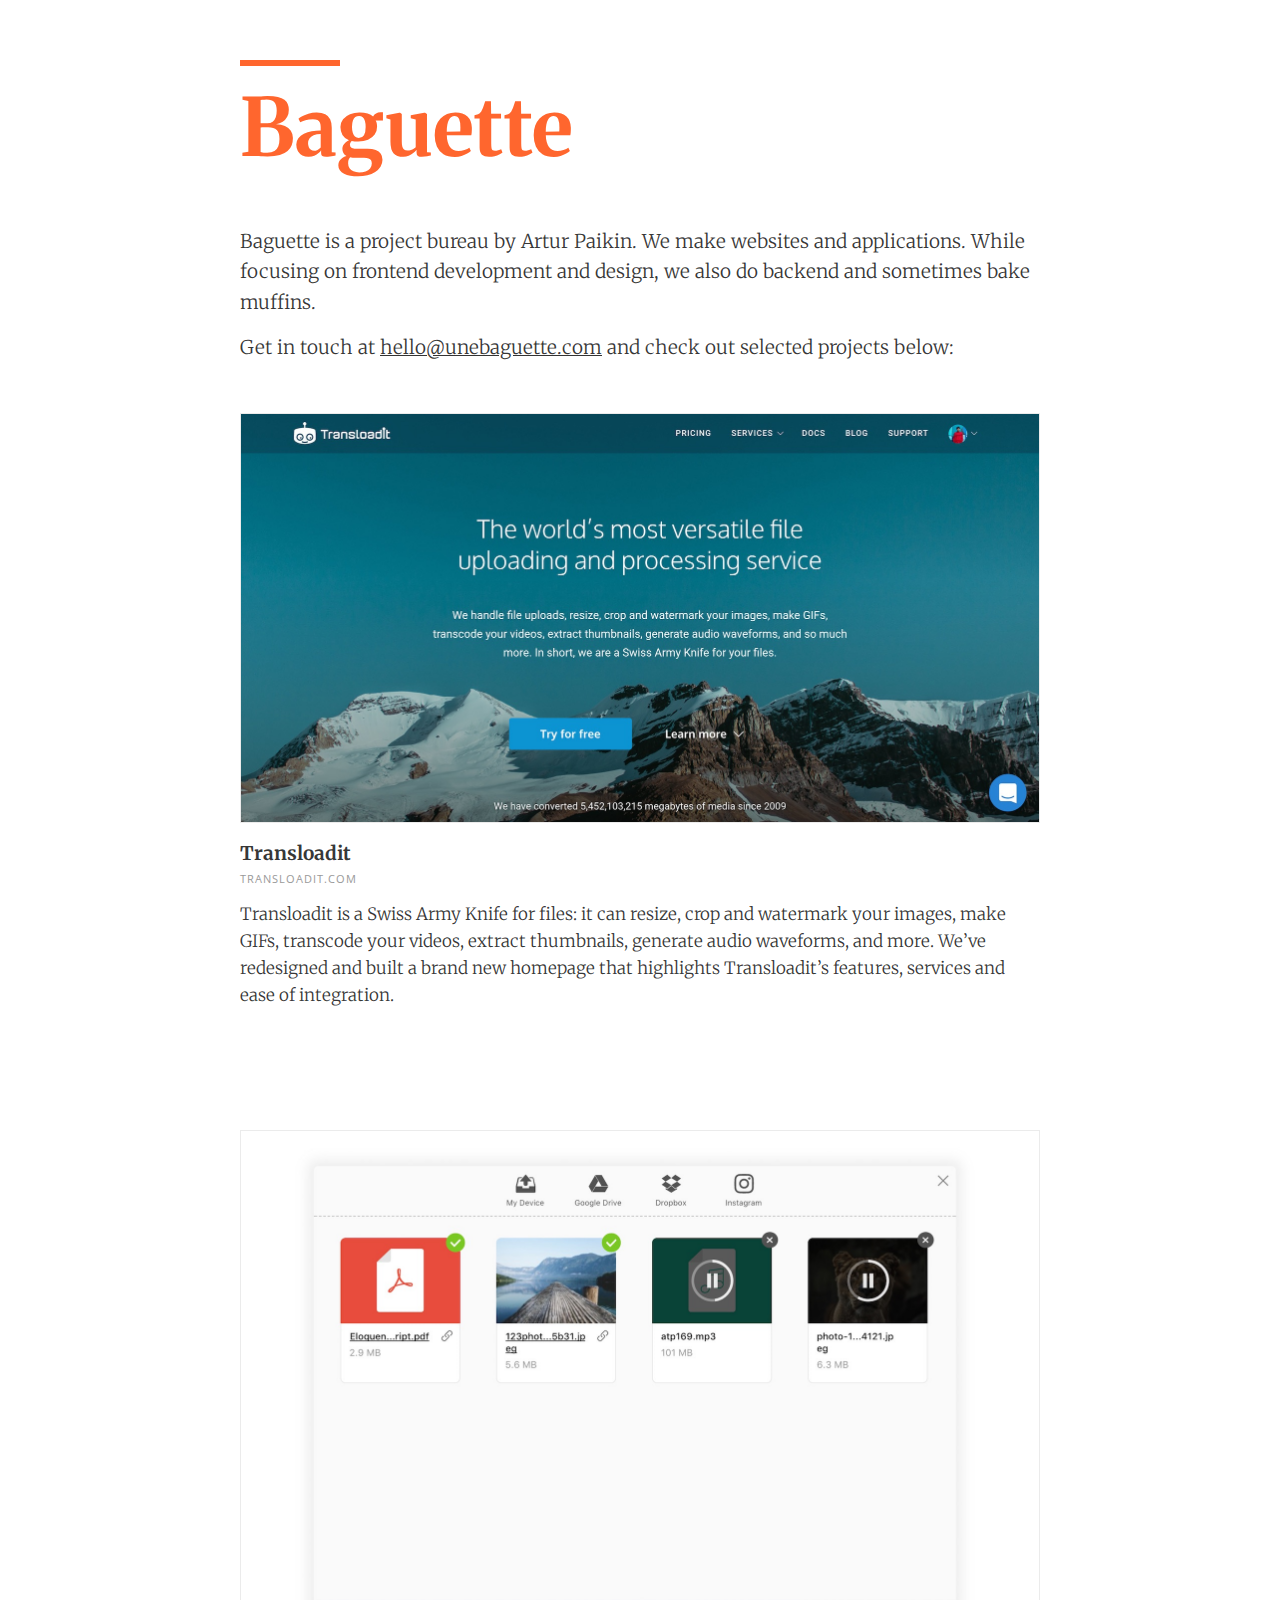
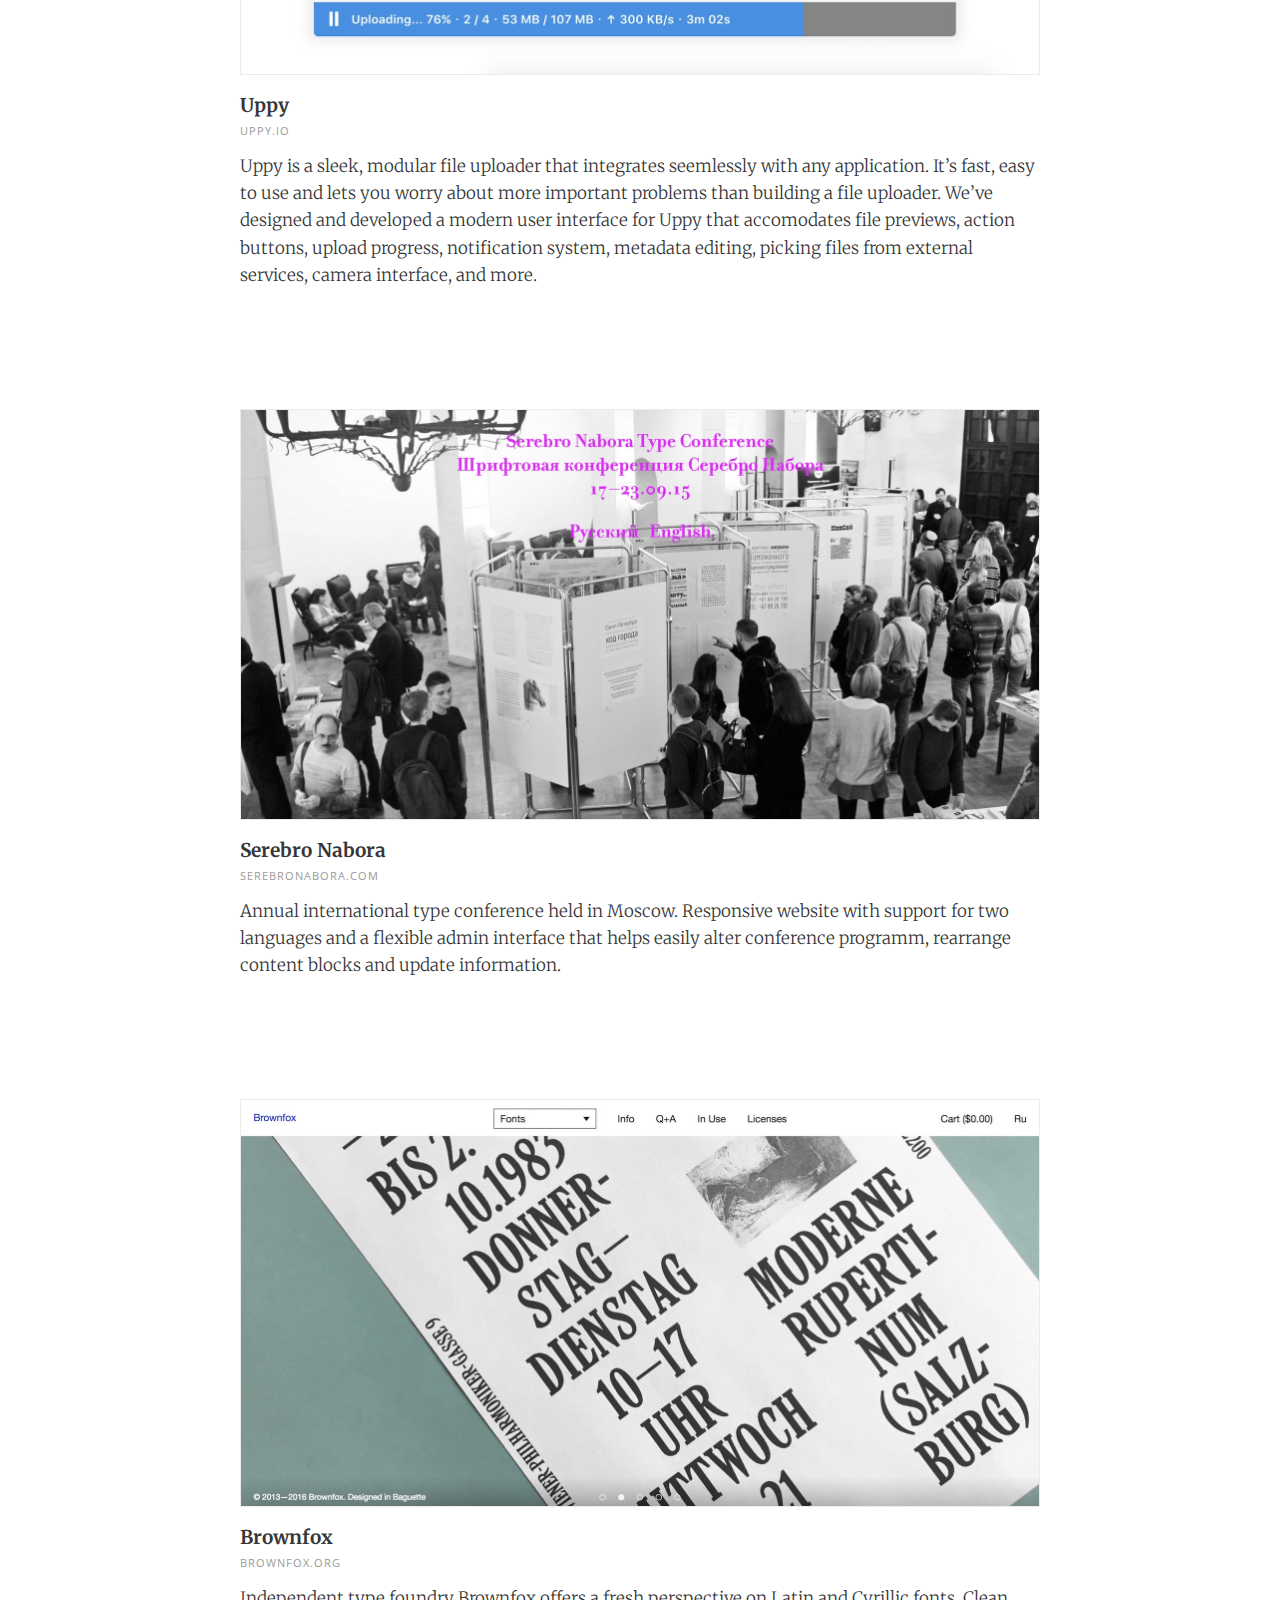
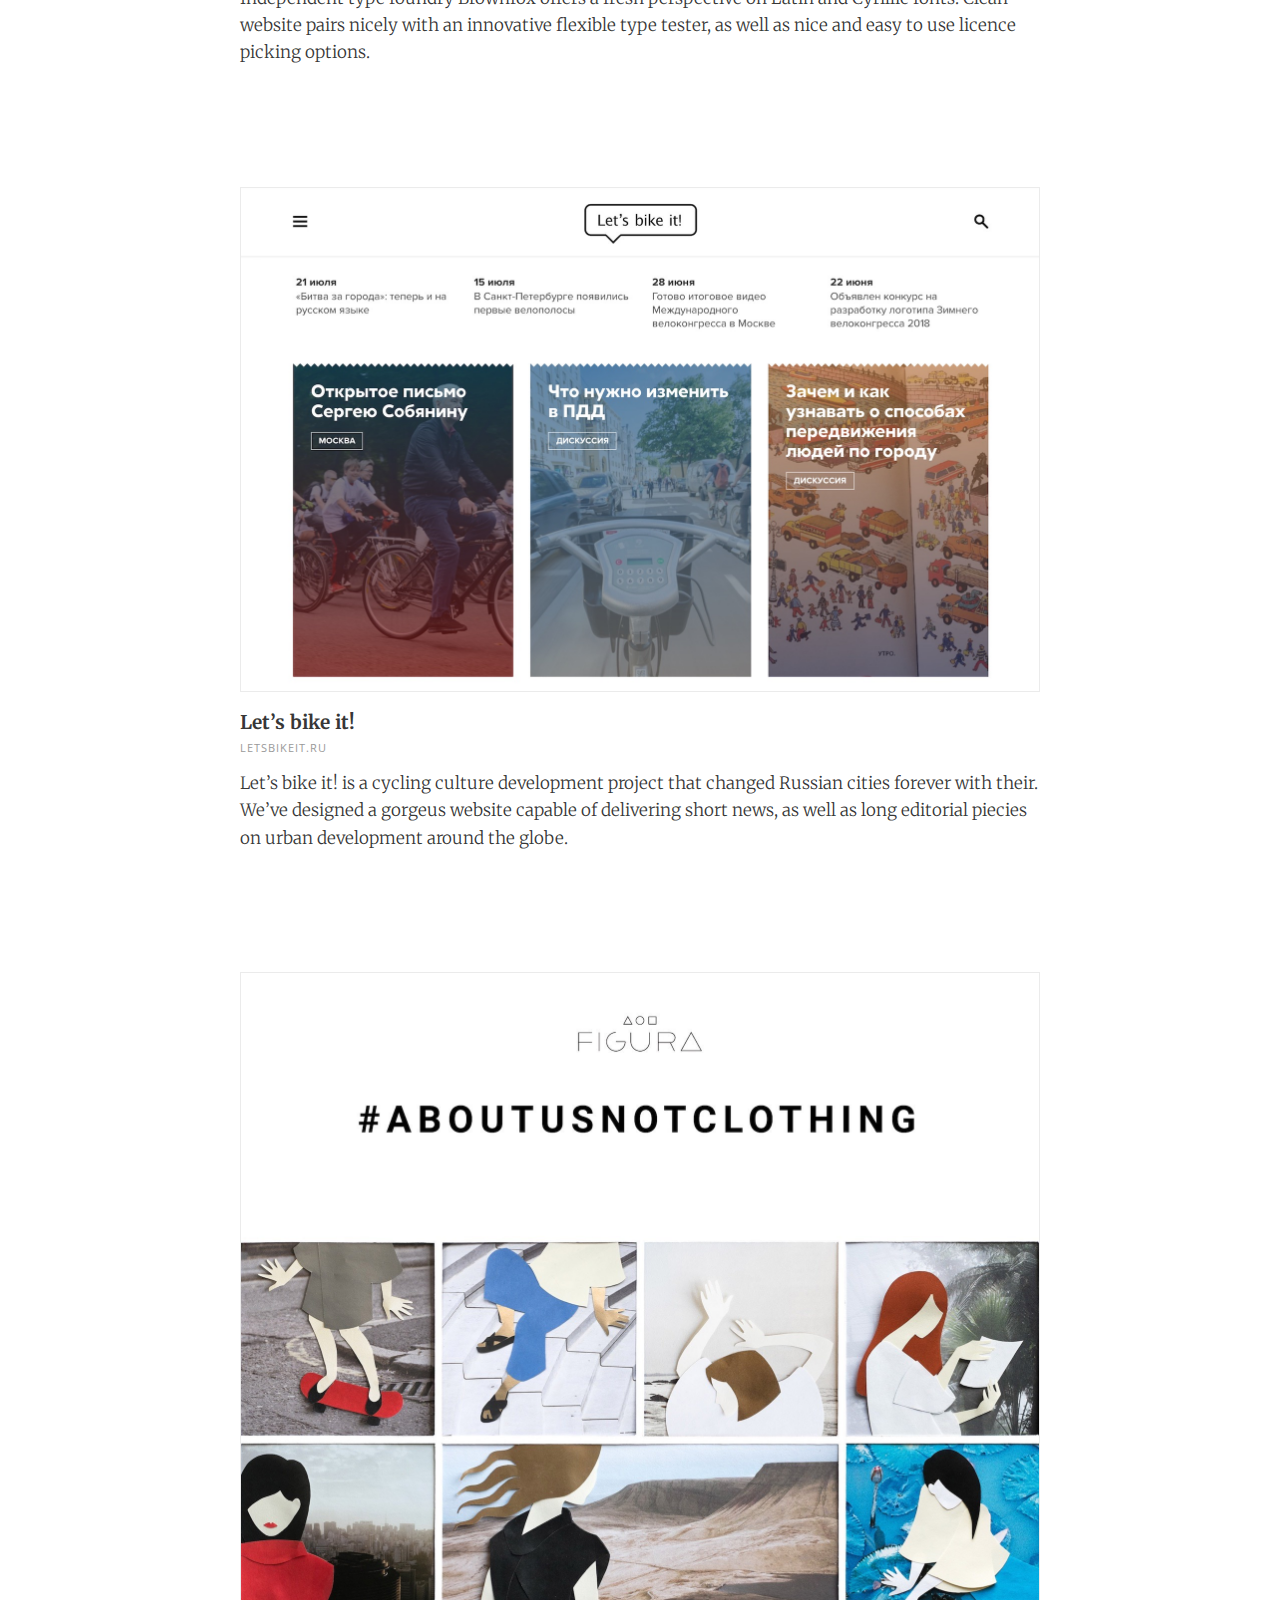
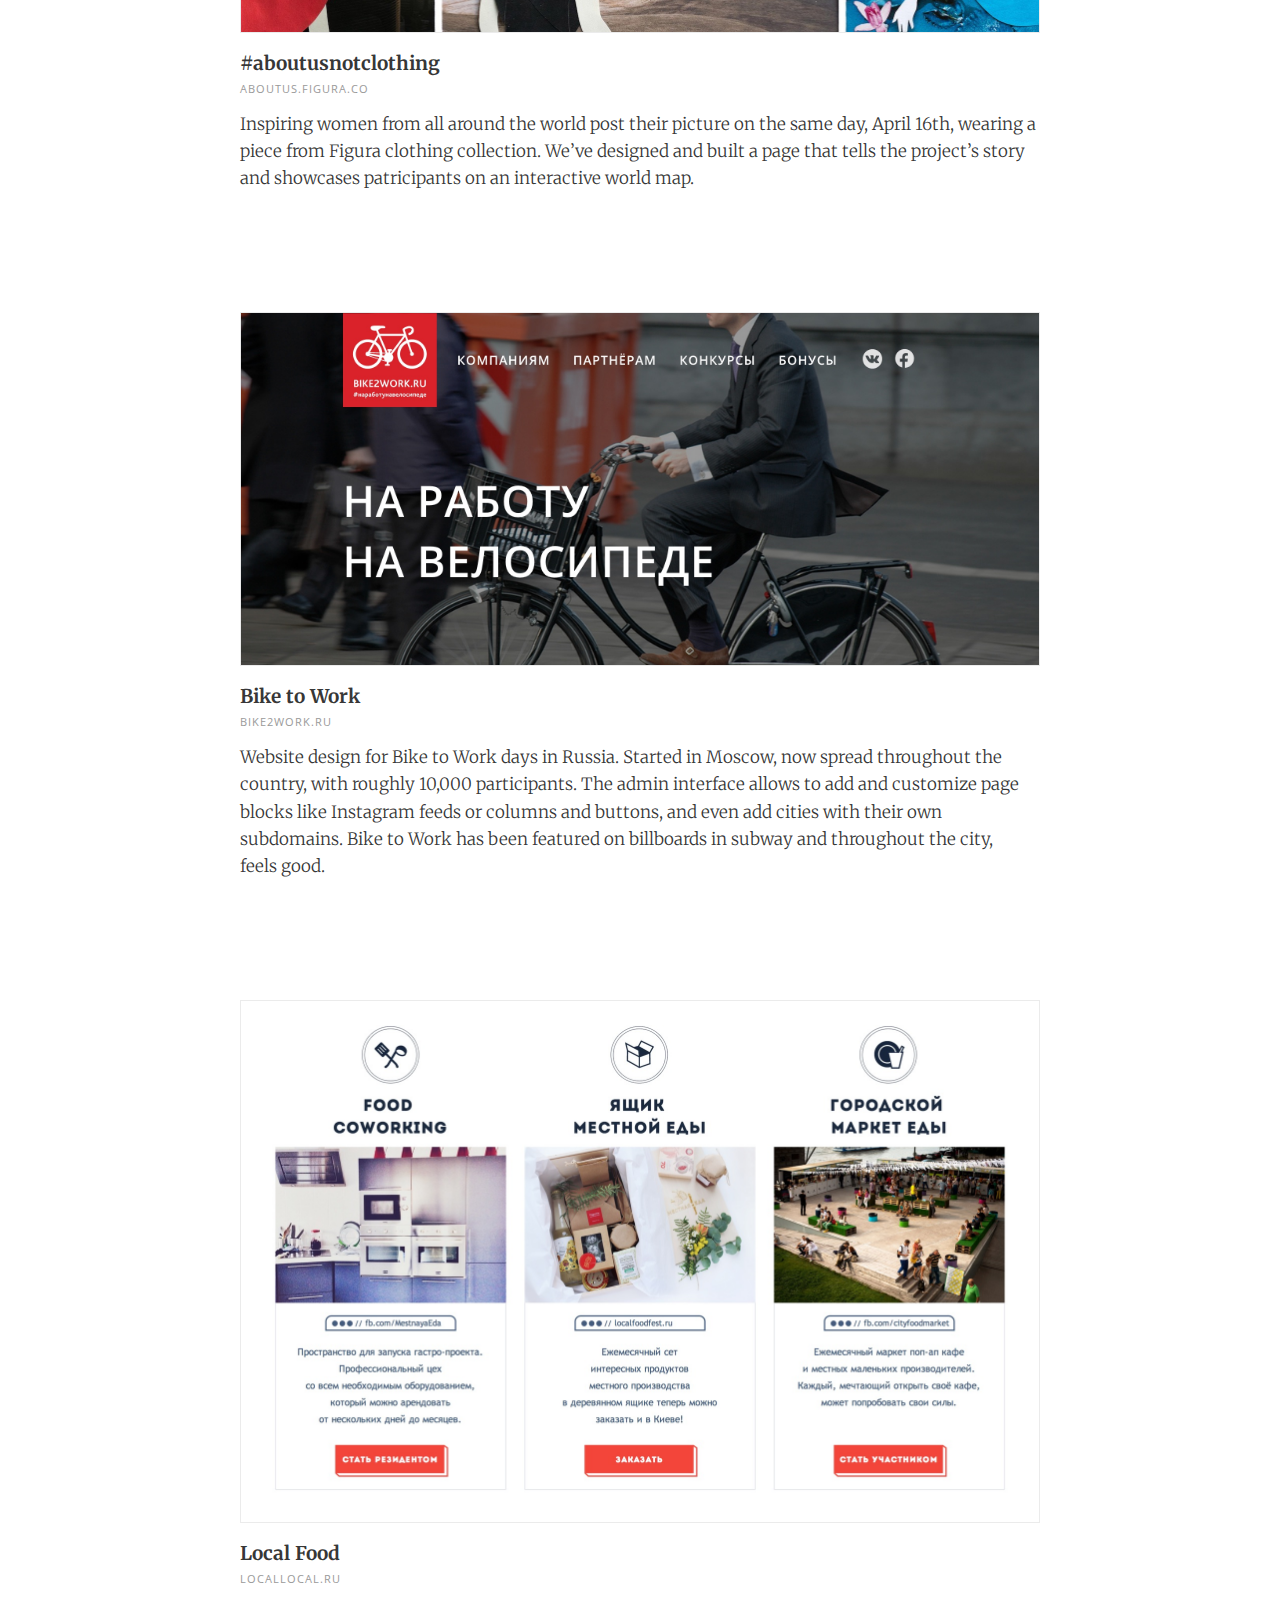
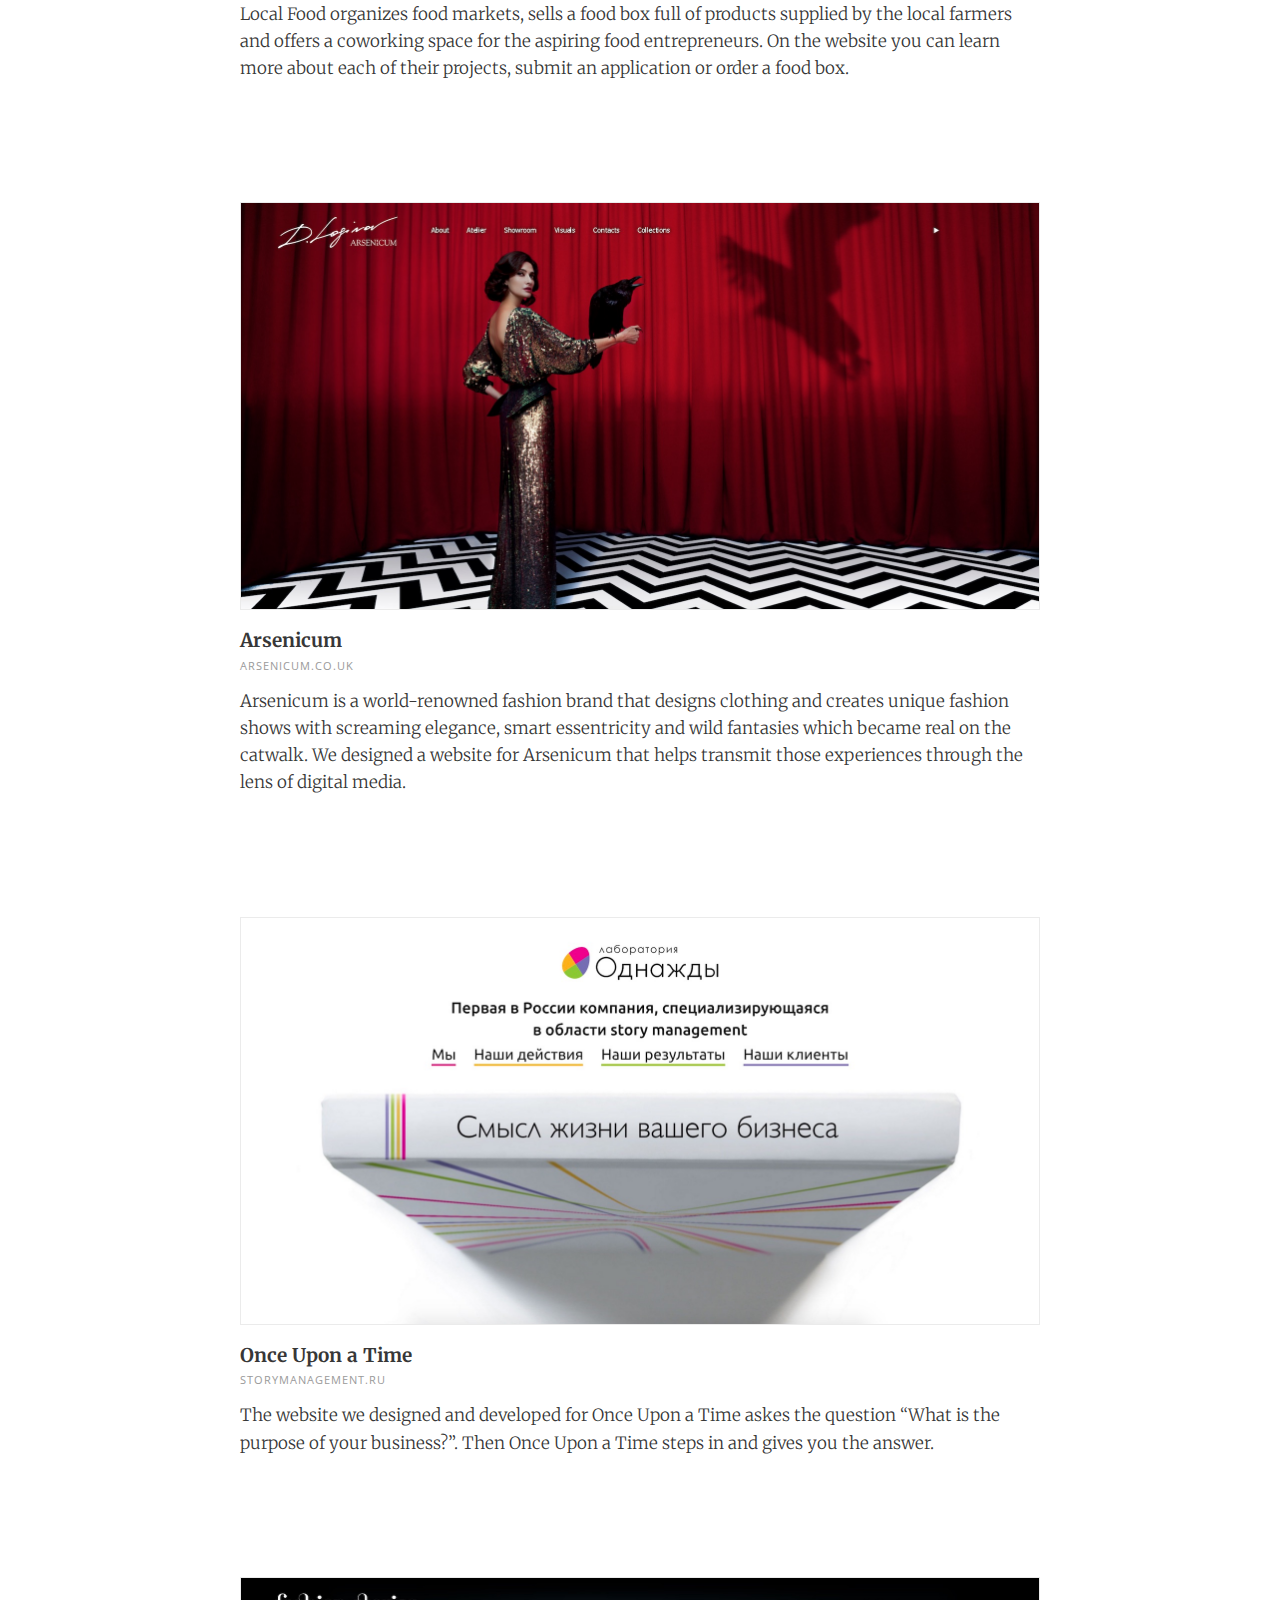
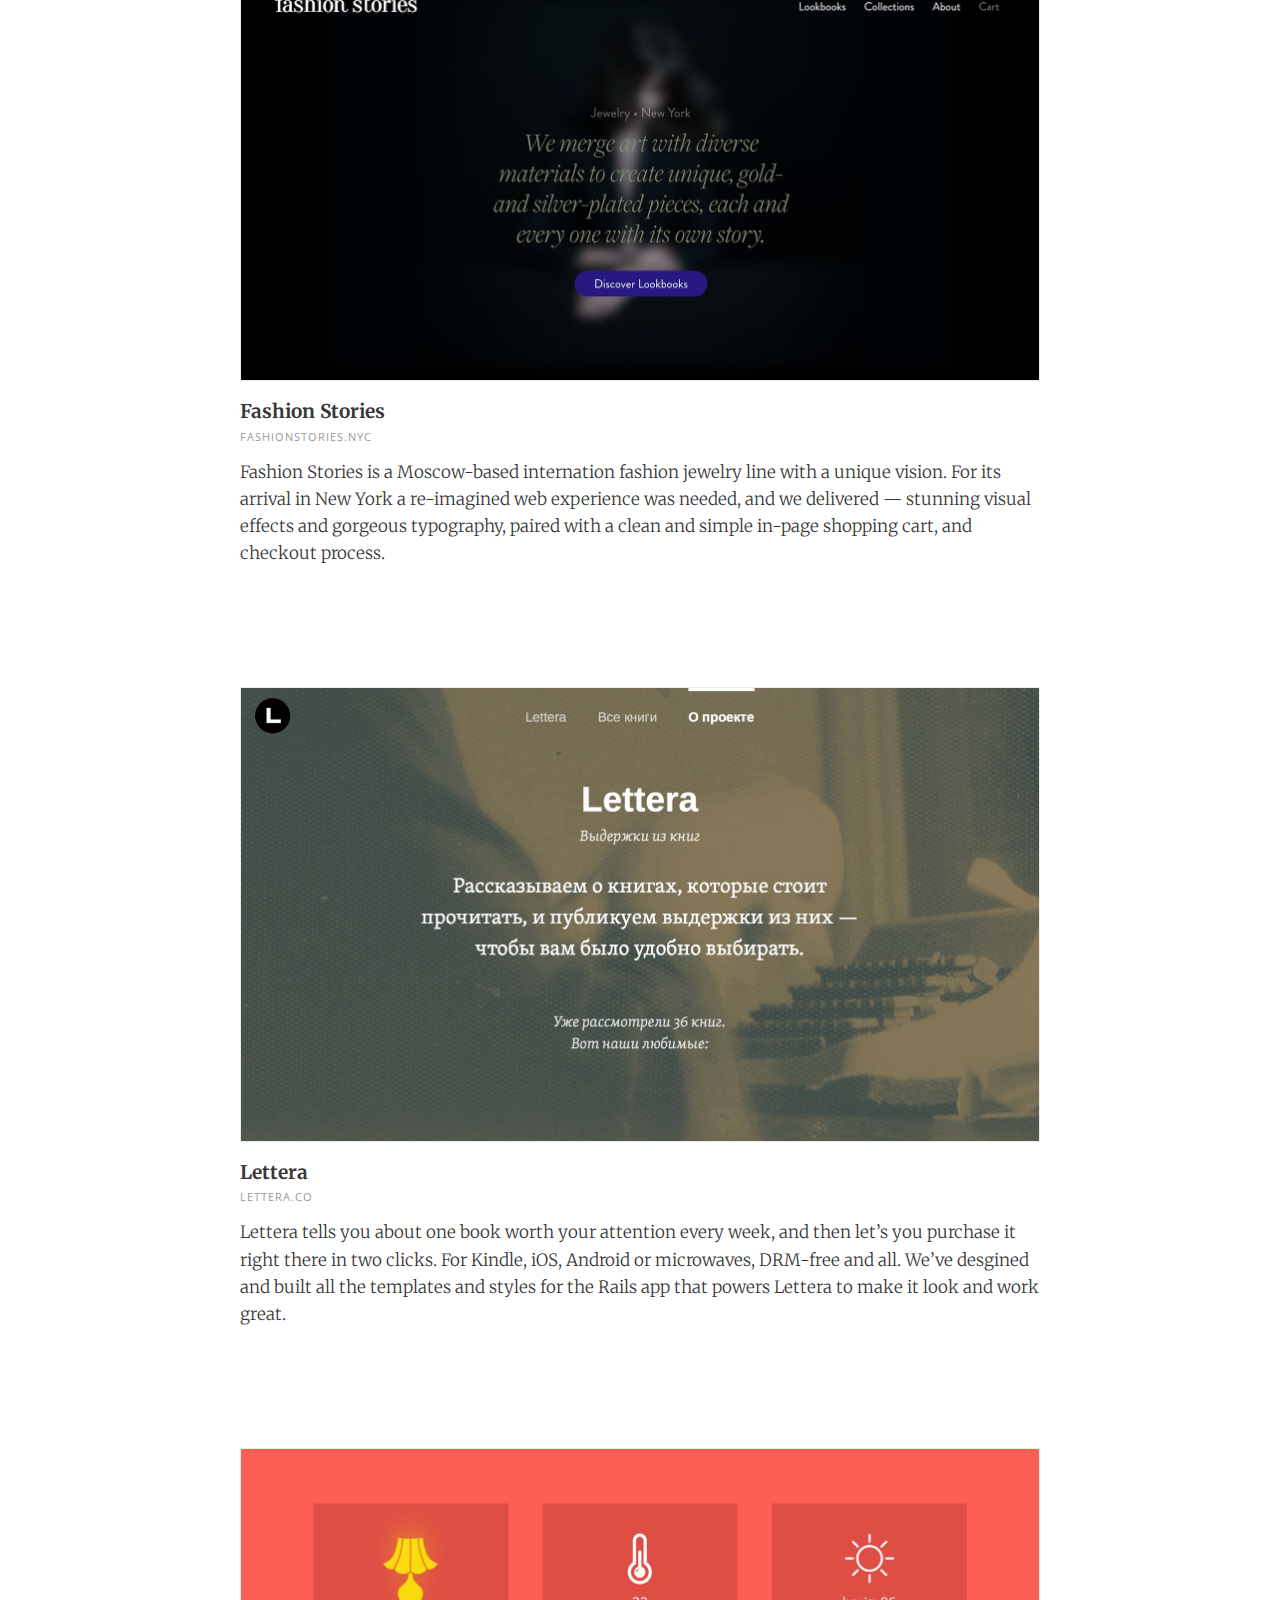
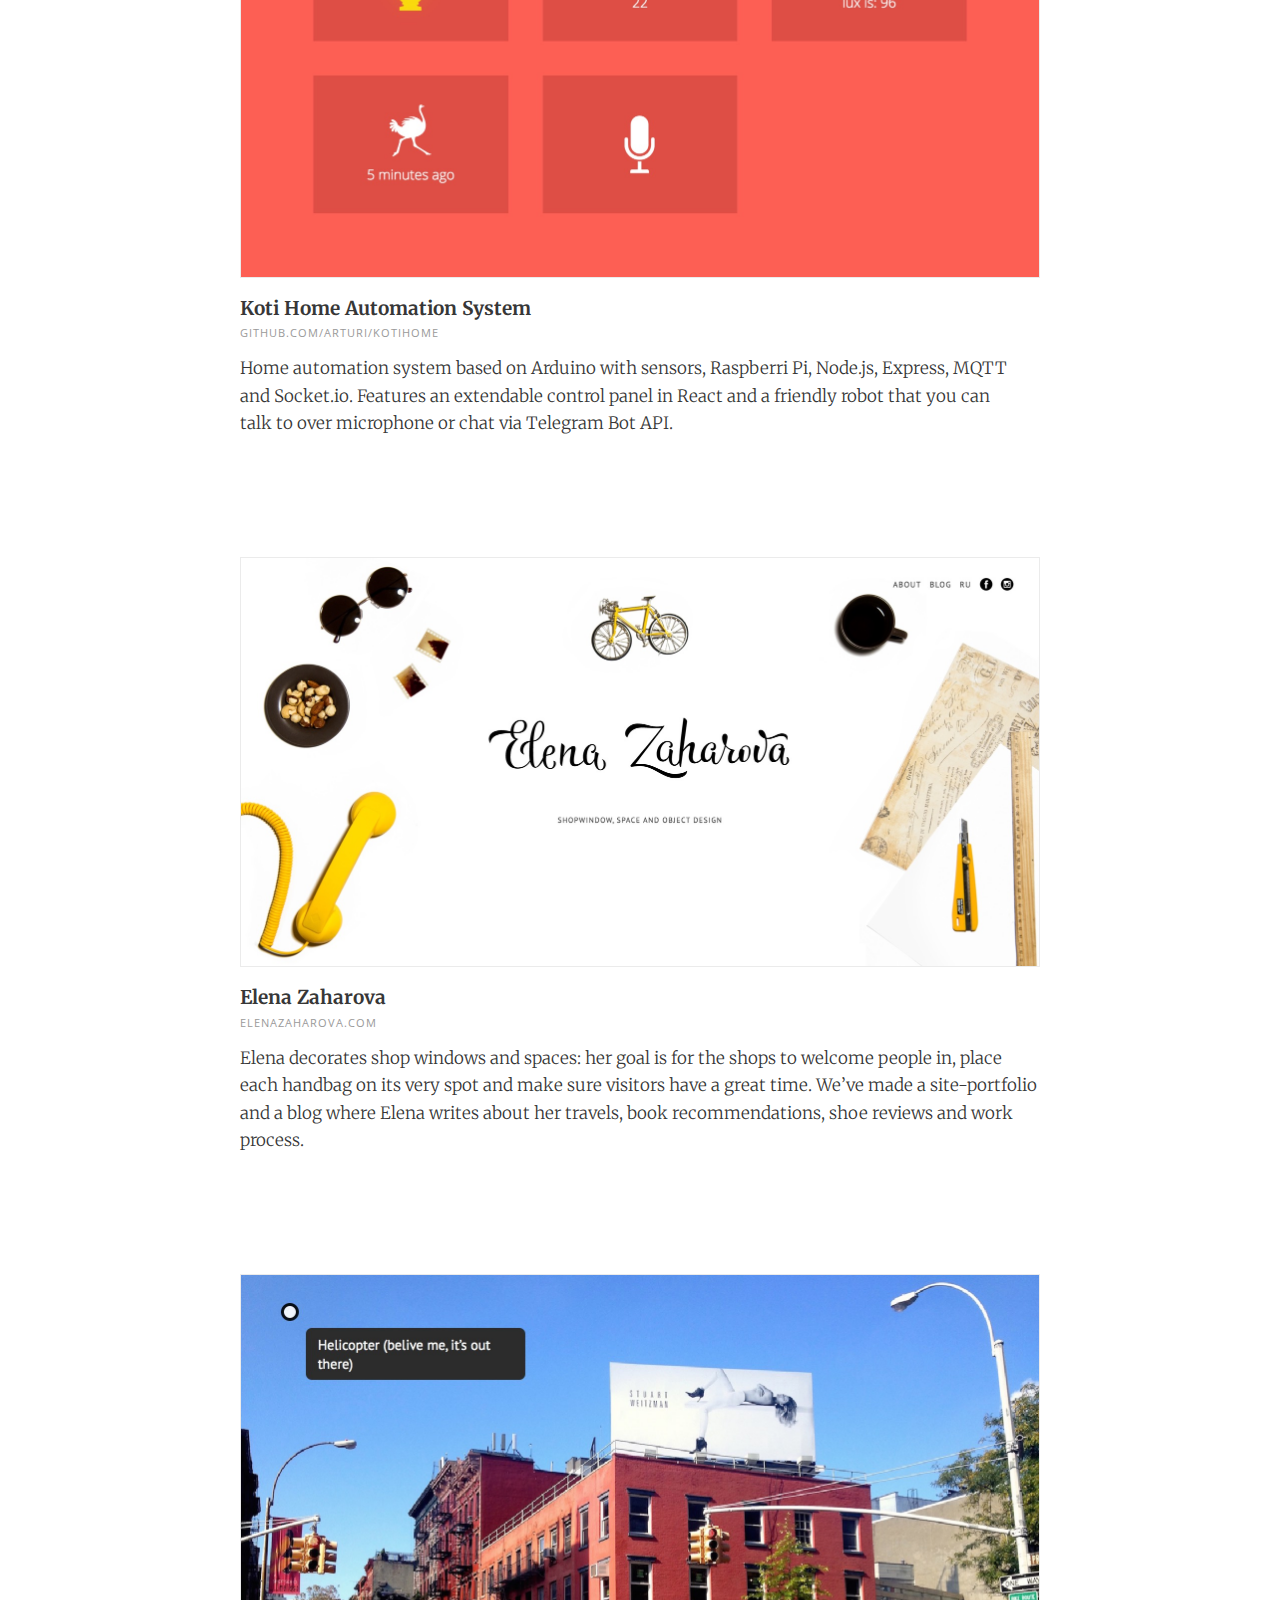
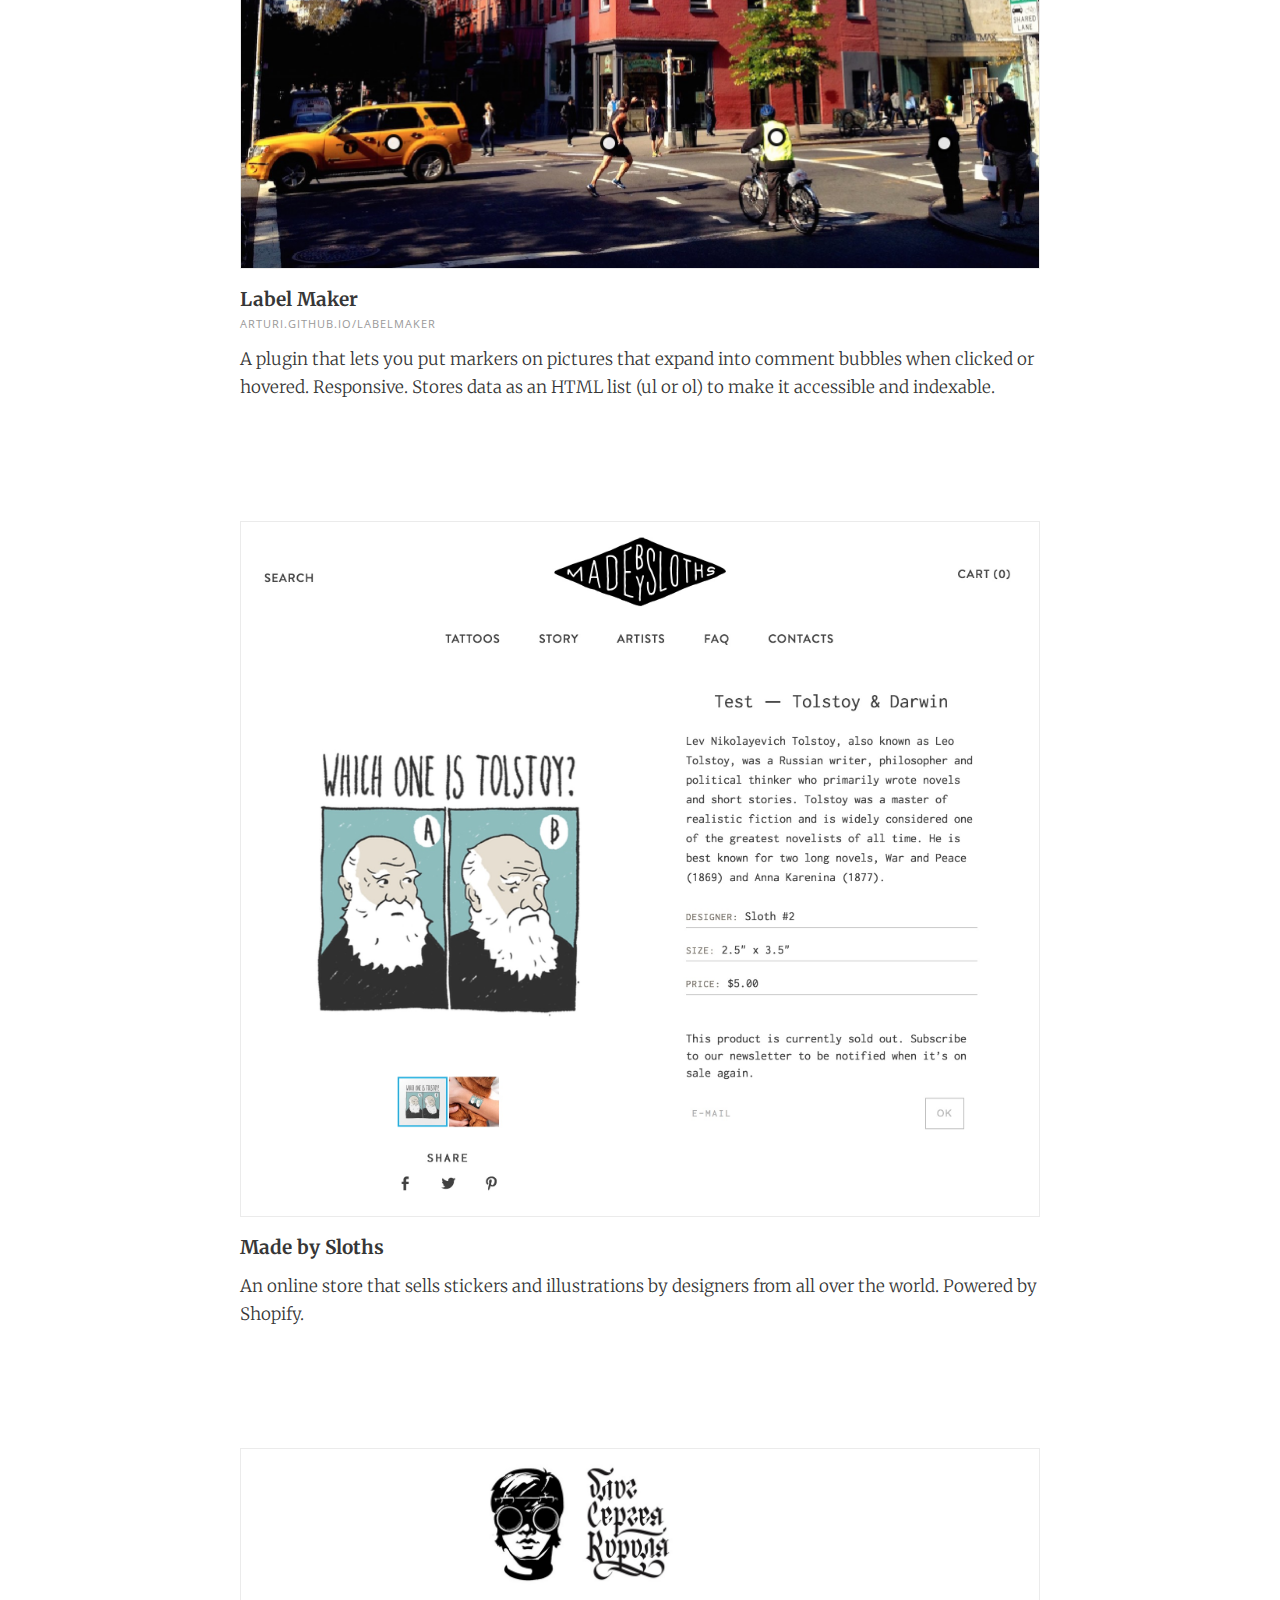
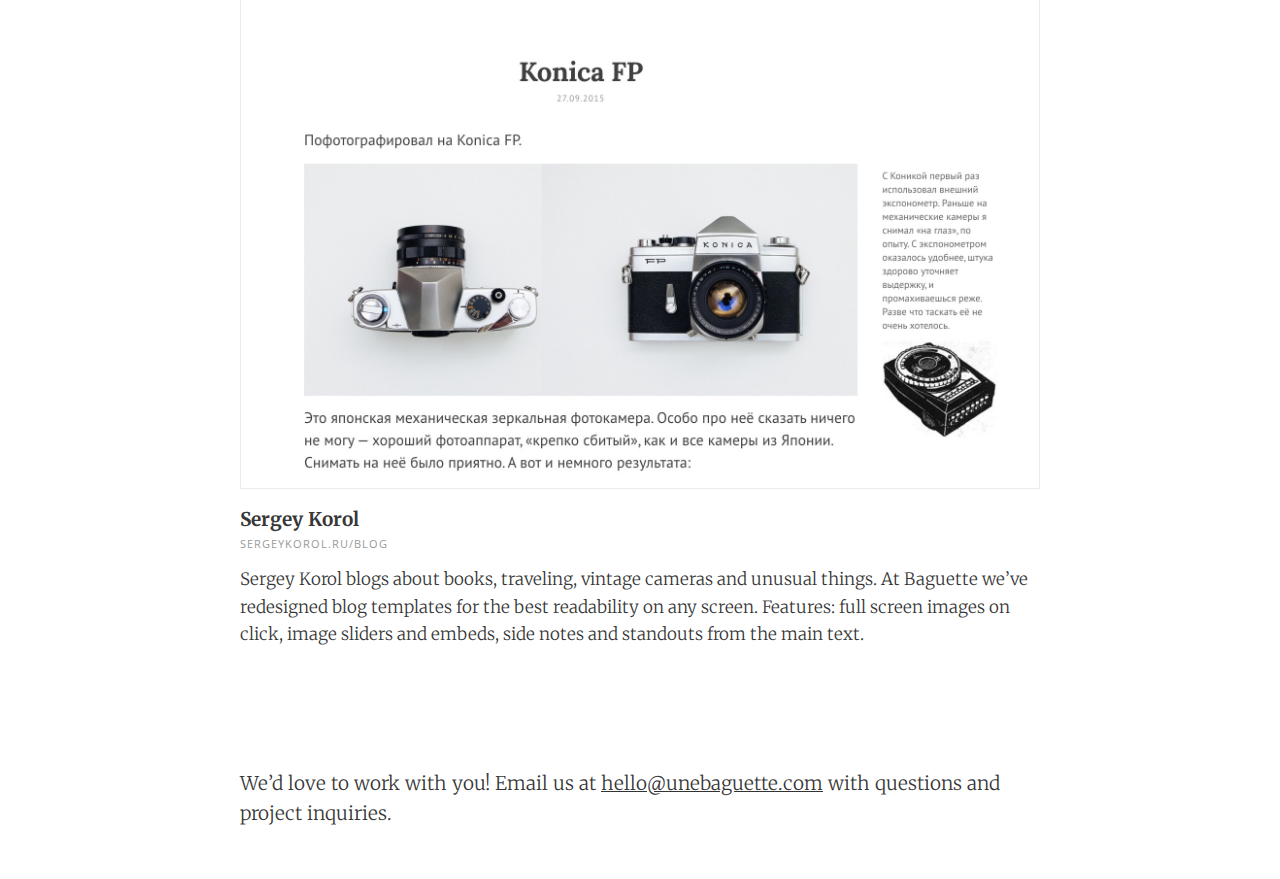
<file: index.html>
<!doctype html>
<html lang="en">
  <head>
    <meta charset="utf-8">
    <meta name="viewport" content="width=device-width, initial-scale=1">
    <title>Baguette</title>
    <link rel="icon" type="image/png" href="assets/images/favicon-inverted.png">
    <link rel="apple-touch-icon-prbecomposed" href="assets/images/favicon-inverted.png">
    <meta name="twitter:card" content="summary_large_image">
    <meta name="twitter:site" content="@arturi">
    <meta name="twitter:creator" content="@arturi">
    <meta property="og:url" content="http://unebaguette.com">
    <meta property="og:title" content="Baguette">
    <meta name="twitter:title" content="Baguette">
    <meta name="description" content="Project bureau by Artur Paikin">
    <meta name="twitter:description" content="Project bureau by Artur Paikin">
    <meta property="og:image" content="http://i.imgur.com/QdZMjeD.jpg">
    <meta name="twitter:image" content="http://i.imgur.com/QdZMjeD.jpg">
    <meta property="og:type" content="website">
    <link href="main.css" rel="stylesheet">
  </head>
  <body>
    <article class="page">
      <header class="mainHeader">
        <h1 class="mainHeader-title"><a href="/">Baguette</a></h1>
      </header>
      <section class="sectionAbout">
        <!--p>Baguette is an eminent creative digital agency. With offices in New York (USA) and Moscow (Russia), Baguette provides high-end interactive, user experience, graphic, multi-media, web and mobile application design and development services to a multitude of prestigious entities and brands.</p>
        <p>Some of our clients, include: Moscow Polytechnic Museum, Meduza, LiveJournal, Let’s bike it!, Arsenicucm, Local Food, Transloadit, Fashion Stories, Lettera, Storymanagement, Book Friends Club, Kidzania, Mikhail Ivanov, Chatra, Radar Research, Silver Type Conference, and Brownfox Studio.</p>
        <p>We proudly introduce a selection of our projects below:</p-->
        <p>Baguette is a project bureau by Artur Paikin. We make websites and applications. While focusing on frontend development and design, we also do backend and sometimes bake muffins.</p>
        <p>Get in touch at <a href="mailto:hello@unebaguette.com">hello@unebaguette.com</a> and check out selected projects below:</p>      
      </section>
      <section class="sectionProjects">
        <ul class="projectList">
          
          <li class="projectItem">
            <img class="projectItem-thumb"
                 src="assets/images/transloadit.jpg"
                 alt="Transloadit website homepage">
            <h3 class="projectItem-title"><a href="http://transloadit.com">Transloadit</a></h3>
            <h4 class="projectItem-ref"><a href="http://transloadit.com">transloadit.com</a></h4>
            <p class="projectItem-desc">Transloadit is a Swiss Army Knife for files: it can resize, 
              crop and watermark your images, make GIFs, transcode your videos, extract thumbnails, generate audio waveforms, and more. 
              We’ve redesigned and built a brand new homepage that highlights Transloadit’s features, services and ease of integration.</p>
          </li>
          
          <li class="projectItem">
            <img class="projectItem-thumb"
                 src="assets/images/uppy.jpg"
                 alt="Uppy file uploader UI with pause/resume button and a progress bar">
            <h3 class="projectItem-title"><a href="http://uppy.io">Uppy</a></h3>
            <h4 class="projectItem-ref"><a href="http://uppy.io">uppy.io</a></h4>
            <p class="projectItem-desc">Uppy is a sleek, modular file uploader that integrates seemlessly with any application. It’s fast, easy to use and lets you worry about more important problems than building a file uploader. We’ve designed and developed a modern user interface for Uppy that accomodates file previews, action buttons, upload progress, notification system, metadata editing, picking files from external services, camera interface, and more.</p>
          </li>
          
          <li class="projectItem">
            <img class="projectItem-thumb"
                 src="assets/images/serebronabora.jpg"
                 srcset="assets/images/serebronabora.jpg 1600w,
                         assets/images/serebronabora-800w.jpg 800w"
                   sizes="(min-width: 800px) 800px, 100vw"
                   alt="Serebro Nabora attendees looking at posters and leaflets with typefaces">
            <h3 class="projectItem-title"><a href="http://serebronabora.com">Serebro Nabora</a></h3>
            <h4 class="projectItem-ref"><a href="http://serebronabora.com">serebronabora.com</a></h4>
            <p class="projectItem-desc">Annual international type conference held in Moscow. Responsive website with support for two languages and a flexible admin interface that helps easily alter conference programm, rearrange content blocks and update information.</p>
          </li>
          
          <li class="projectItem">
            <img class="projectItem-thumb" src="assets/images/brownfox.jpg">
            <h3 class="projectItem-title"><a href="http://brownfox.org">Brownfox</a></h3>
            <h4 class="projectItem-ref"><a href="http://brownfox.org">brownfox.org</a></h4>
            <p class="projectItem-desc">Independent type foundry Brownfox offers a fresh perspective on Latin and Cyrillic fonts. Clean website pairs nicely with an innovative flexible type tester, as well as nice and easy to use licence picking options.</p>
          </li>
          
          <li class="projectItem">
            <img class="projectItem-thumb" src="assets/images/letsbikeit.jpg">
            <h3 class="projectItem-title"><a href="http://letsbikeit.ru">Let’s bike it!</a></h3>
            <h4 class="projectItem-ref"><a href="http://letsbikeit.ru">letsbikeit.ru</a></h4>
            <p class="projectItem-desc">Let’s bike it! is a cycling culture development project that changed Russian cities forever with their. We’ve designed a gorgeus website capable of delivering short news, as well as long editorial piecies on urban development around the globe.</p>
          </li>
          
          <li class="projectItem">
            <img class="projectItem-thumb"
                 src="assets/images/aboutusnotclothing.jpg"
                 alt="Figura #aboutusnotclothing title and paper collage illustration">
            <h3 class="projectItem-title"><a href="http://aboutus.figura.co">#aboutusnotclothing</a></h3>
            <h4 class="projectItem-ref"><a href="http://aboutus.figura.co">aboutus.figura.co</a></h4>
            <p class="projectItem-desc">Inspiring women from all around the world post their picture on the same day, April 16th, wearing a piece from Figura clothing collection. We’ve designed and built a page that tells the project’s story and showcases patricipants on an interactive world map.</p>
          </li>
          
          <li class="projectItem">
            <img class="projectItem-thumb"
                 src="assets/images/biketowork.jpg"
                 srcset="assets/images/biketowork.jpg 1600w,
                         assets/images/biketowork-800w.jpg 800w"
                   sizes="(min-width: 800px) 800px, 100vw"
                   alt="Bike to Work website, man in suit on a black bycicle">
            <h3 class="projectItem-title"><a href="http://bike2work.ru">Bike to Work</a></h3>
            <h4 class="projectItem-ref"><a href="http://bike2work.ru">bike2work.ru</a></h4>
            <p class="projectItem-desc">Website design for Bike to Work days in Russia. Started in Moscow, now spread throughout the country, with roughly 10,000 participants. The admin interface allows to add and customize page blocks like Instagram feeds or columns and buttons, and even add cities with their own subdomains. Bike to Work has been featured on billboards in subway and throughout the city, feels good.</p>
          </li>
          
          <li class="projectItem">
            <img class="projectItem-thumb"
                 src="assets/images/localfood.jpg"
                 srcset="assets/images/localfood.jpg 1600w,
                         assets/images/localfood-800w.jpg 800w"
                   sizes="(min-width: 800px) 800px, 100vw"
                   alt="Local Food projects and sign up buttons">
            <h3 class="projectItem-title"><a href="http://locallocal.ru">Local Food</a></h3>
            <h4 class="projectItem-ref"><a href="http://locallocal.ru">locallocal.ru</a></h4>
            <p class="projectItem-desc">Local Food organizes food markets, sells a food box full of products supplied by the local farmers and offers a coworking space for the aspiring food entrepreneurs. On the website you can learn more about each of their projects, submit an application or order a food box.</p>
          </li>
          
          <li class="projectItem">
            <img class="projectItem-thumb" src="assets/images/arsenicum.jpg">
            <h3 class="projectItem-title"><a href="http://arsenicum.co.uk">Arsenicum</a></h3>
            <h4 class="projectItem-ref"><a href="http://arsenicum.co.uk/">arsenicum.co.uk</a></h4>
            <p class="projectItem-desc">Arsenicum is a world-renowned fashion brand that designs clothing and creates unique fashion shows with screaming elegance, smart essentricity and wild fantasies which became real on the catwalk. We designed a website for Arsenicum that helps transmit those experiences through the lens of digital media.</p>
          </li>
        
          <!--li class="projectItem">
            <img class="projectItem-thumb" src="assets/images/poly-2.jpg">
            <h3 class="projectItem-title"><a href="http://polymus.ru">Moscow Polytechnic Museum</a></h3>
            <h4 class="projectItem-ref"><a href="http://polymus.ru">polymus.ru</a></h4>
            <p class="projectItem-desc">Polytechnic Museum is one of the oldest museums in the world. We’ve helped design user experience in a way that’s engaging and informative at the same time, no matter what you are up to — learning about an upcoming lecture, permanent exhibition or museum history.</p>
          </li-->
          
          <li class="projectItem">
            <img class="projectItem-thumb" src="assets/images/storymanagement.jpg">
            <h3 class="projectItem-title"><a href="http://storymanagement.ru">Once Upon a Time</a></h3>
            <h4 class="projectItem-ref"><a href="http://storymanagement.ru">storymanagement.ru</a></h4>
            <p class="projectItem-desc">The website we designed and developed for Once Upon a Time askes the question “What is the purpose of your business?”. Then Once Upon a Time steps in and gives you the answer.</p>
          </li>
          
          <li class="projectItem">
            <img class="projectItem-thumb" src="assets/images/fashionstories.jpg">
            <h3 class="projectItem-title"><a href="http://fashionstories.nyc">Fashion Stories</a></h3>
            <h4 class="projectItem-ref"><a href="http://fashionstories.nyc">fashionstories.nyc</a></h4>
            <p class="projectItem-desc">Fashion Stories is a Moscow-based internation fashion jewelry line with a unique vision. For its arrival in New York a re-imagined web experience was needed, and we delivered — stunning visual effects and gorgeous typography, paired with a clean and simple in-page shopping cart, and checkout process.</p>
          </li>
          
          <li class="projectItem">
            <img class="projectItem-thumb" src="assets/images/lettera.jpg">
            <h3 class="projectItem-title"><a href="http://lettera.co">Lettera</a></h3>
            <h4 class="projectItem-ref"><a href="http://lettera.co">lettera.co</a></h4>
            <p class="projectItem-desc">Lettera tells you about one book worth your attention every week, and then let’s you purchase it right there in two clicks. For Kindle, iOS, Android or microwaves, DRM-free and all. We’ve desgined and built all the templates and styles for the Rails app that powers Lettera to make it look and work great.</p>
          </li>
          
          <li class="projectItem">
            <img class="projectItem-thumb"
                 src="assets/images/kotihome.jpg"
                 srcset="assets/images/kotihome.jpg 1600w,
                         assets/images/kotihome-800w.jpg 800w"
                  sizes="(min-width: 800px) 800px, 100vw"
                  alt="Koti Home coral control panel with widgets: lamp, temperature, light, motion and microphone">
            <h3 class="projectItem-title"><a href="https://github.com/arturi/kotihome">Koti Home Automation System</a></h3>
            <h4 class="projectItem-ref"><a href="https://github.com/arturi/kotihome">github.com/arturi/kotihome</a></h4>
            <p class="projectItem-desc">Home automation system based on Arduino with sensors, Raspberri Pi, Node.js, Express, MQTT and Socket.io. Features an extendable control panel in React and a friendly robot that you can talk to over microphone or chat via Telegram Bot API.</p>
          </li>

          <li class="projectItem">
            <!-- <img class="projectItem-thumb" src="assets/images/elenazaharova.jpg"> -->
            <img class="projectItem-thumb"
                 src="assets/images/elenazaharova.jpg"
                 srcset="assets/images/elenazaharova.jpg 1600w,
                         assets/images/elenazaharova-800w.jpg 800w"
                   sizes="(min-width: 800px) 800px, 100vw"
                   alt="Elena Zaharova’s table with sunglasses, toy bicycle, tea cup, photo negatives and sketches">
            <h3 class="projectItem-title"><a href="http://elenazaharova.com">Elena Zaharova</a></h3>
            <h4 class="projectItem-ref"><a href="http://elenazaharova.com">elenazaharova.com</a></h4>
            <p class="projectItem-desc">Elena decorates shop windows and spaces: her goal is for the shops to welcome people in, place each handbag on its very spot and make sure visitors have a great time. We’ve made a site-portfolio and a blog where Elena writes about her travels, book recommendations, shoe reviews and work process.</p>
            <!-- <a class="projectItem-more" href="/">Case study →</a> -->
          </li>

          <li class="projectItem">
            <img class="projectItem-thumb"
                 src="assets/images/labelmaker.jpg"
                 srcset="assets/images/labelmaker.jpg 1600w,
                         assets/images/labelmaker-800w.jpg 800w"
                   sizes="(min-width: 800px) 800px, 100vw"
                   alt="Picture of New York with all kinds of transportation: bicycles, yellow taxi, runners and pedestrians. Labelmakers dots and bubble with text (“Helicopter — belive me, it’s out there”) are placed on the picture">
            <h3 class="projectItem-title"><a href="http://arturi.github.io/labelmaker/">Label Maker</a></h3>
            <h4 class="projectItem-ref"><a href="http://arturi.github.io/labelmaker/">arturi.github.io/labelmaker</a></h4>
            <p class="projectItem-desc">A plugin that lets you put markers on pictures that expand into comment bubbles when clicked or hovered. Responsive. Stores data as an HTML list (ul or ol) to make it accessible and indexable.</p>
          </li>

          <li class="projectItem">
            <!-- <img class="projectItem-thumb" src="assets/images/madebysloths.jpg"> -->
            <img class="projectItem-thumb"
                 src="assets/images/madebysloths.jpg"
                 srcset="assets/images/madebysloths.jpg 1600w,
                         assets/images/madebysloths-800w.jpg 800w"
                   sizes="(min-width: 800px) 800px, 100vw"
                   alt="Made by Sloths product page, an illustration “Which one is Tolstoy” featuring drawn portraits of Tolstoy and Darwin">
            <h3 class="projectItem-title">Made by Sloths</h3>
            <p class="projectItem-desc">An online store that sells stickers and illustrations by designers from all over the world. Powered by Shopify.</p>
          </li>

          <li class="projectItem">
            <img class="projectItem-thumb"
                 src="assets/images/sergeykorol.jpg"
                 srcset="assets/images/sergeykorol.jpg 1600w,
                         assets/images/sergeykorol-800w.jpg 800w"
                   sizes="(min-width: 800px) 800px, 100vw"
                   alt="Blog post about Konica FP vintage photo camera">
            <h3 class="projectItem-title"><a href="http://sergeykorol.ru/blog">Sergey Korol</a></h3>
            <h4 class="projectItem-ref"><a href="http://sergeykorol.ru/blog">sergeykorol.ru/blog</a></h4>
            <p class="projectItem-desc">Sergey Korol blogs about books, traveling, vintage cameras and unusual things. At Baguette we’ve redesigned blog templates for the best readability on any screen. Features: full screen images on click, image sliders and embeds, side notes and standouts from the main text.</p>
          </li>
        </ul>
      </section>
      <section class="sectionAbout">
        <p>We’d love to work with you! Email us at <a href="mailto:hello@unebaguette.com">hello@unebaguette.com</a> with questions and project inquiries.</p>
      </section>
    </article>
    
    <script src="main.js"></script>

    <!-- Yandex.Metrika counter -->
    <script>(function (d, w, c) { (w[c] = w[c] || []).push(function() { try { w.yaCounter17063677 = new Ya.Metrika({id:17063677, webvisor:true, clickmap:true, trackLinks:true, accurateTrackBounce:true}); } catch(e) { } }); var n = d.getElementsByTagName("script")[0], s = d.createElement("script"), f = function () { n.parentNode.insertBefore(s, n); }; s.type = "text/javascript"; s.async = true; s.src = (d.location.protocol == "https:" ? "https:" : "http:") + "//mc.yandex.ru/metrika/watch.js"; if (w.opera == "[object Opera]") { d.addEventListener("DOMContentLoaded", f, false); } else { f(); } })(document, window, "yandex_metrika_callbacks");</script><noscript><div><img src="//mc.yandex.ru/watch/17063677" style="position:absolute; left:-9999px;" alt="" /></div></noscript>
    <!-- /Yandex.Metrika counter -->
  </body>
</html>
</file>
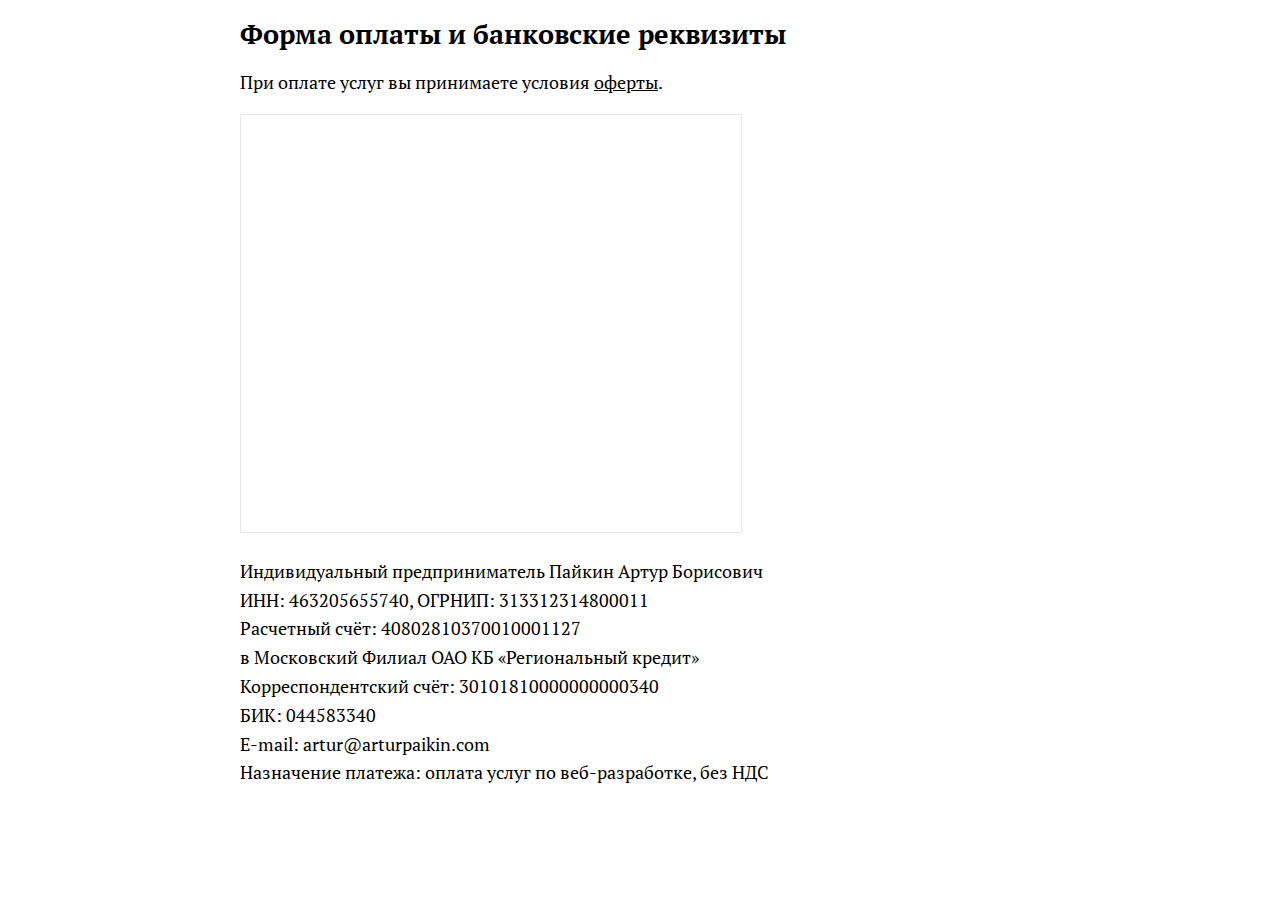
<file: pay/index.html>
<!DOCTYPE html>
<html lang="ru">
<head>
  <meta name="viewport" content="width=device-width, initial-scale=1.0">
  <meta charset="utf-8">
  <title>Оферта и оплата</title>
  <link href="http://fonts.googleapis.com/css?family=PT+Serif:400,700,400italic&subset=latin,cyrillic" rel="stylesheet">
  <style>
  	body {
  		font-family: 'PT Serif', serif;
  	}

  	article {
  		max-width: 800px;
  		margin: 1em auto;
  		font-size: 18px;
  		line-height: 1.4;
  		word-wrap: break-word;
  	}

  	h2 {
  		margin-top: 60px;
  		margin-bottom: 20px;
  		line-height: 1.2;
  	}

  	h2:first-of-type {
  		margin-top: 0;
  	}

  	a {
  		color: #000;
  	}

  	ol li {
  		margin-bottom: 1em;
  	}

  	.yandex-payment {
  		border: 1px solid #e8e8e8;
  		height: 417px;
  		width: 100%;
  		max-width: 500px;
  	}

  	address {
  		font-style: normal;
  		line-height: 1.6;
  	}
  </style>
</head>

<body>
	<article>
			<!-- <ol>
				<li>Исполнитель: ИП Пайкин Артур Борисович,<br>
				Клиент: физическое или юридическое лицо, оплатившее услуги Исполнителя,<br>
				Стороны: Исполнитель и Клиент.
				</li>
				<li>Оферта адресована Клиентам.</li>
				<li>Предмет оферты — возмездное оказание услуг. Стоимость, сроки, периодичность и место оказания услуг согласовываются по электронной почте, телефону, скайпу или лично.</li>
				<li>Акцепт оферты — оплата услуг по безналичному расчёту. Денежные средства не возвращаются.</li>
				<li>В стоимость услуг не входит налог на добавленную стоимость, так как Исполнитель применяет упрощённую систему налогообложения.</li>
				<li>Договор, заключённый с момента акцепта, действует до полного исполнения Сторонами взаимных обязательств.</li>
				<li>По завершении работ Исполнитель направляет Клиенту письмо или сообщение с результатом работ (ссылкой на результат). Если в течение трех дней с момента получения такого письма Клиент не направляет исполнителю претензии, работа считается полностью выполненной в надлежащем качестве и принятой Клиентом, а договор прекращает свое действие.</li>
				<li>Исполнитель вправе приостановить оказание услуг, если Клиент не предоставил ему документы, необходимые для исполнения договора.</li>
				<li>Переписка по электронной почте (и в сервисах мгновенного обмена сообщениями) юридически значима и равнозначна бумажным документам с личными подписями сторон.</li>
				<li>Исполнитель вправе опубликовать работу на своем сайте и в социальных сетях для рекламы своих услуг, если иное не было оговорено заранее с Клиентом. Остальные условия конфиденциальны.</li>
				<li>Ответственность Исполнителя и Клиента, включая упущенную выгоду и прямой действительный ущерб, ограничена суммой договора. Права требования уступке не подлежат.</li>
				<li>Досудебный порядок урегулирования спора обязателен. Если Исполнитель и Клиент не решили спор переговорами, он рассматривается Арбитражным судом города Москвы, Россия.</li>
			</ol>
			<small>Последнее изменение: 14 июля 2015 года, 14:15</small> -->

			<h2>Форма оплаты и банковские реквизиты</h2>

			<p>При оплате услуг вы принимаете условия <a href="http://unebaguette.com/ru/offer/" target="_blank">оферты</a>.</p>
			<iframe class="iframe yandex-payment" src="https://money.yandex.ru/fastpay/form/dec058b375074e019456488769472fa0"></iframe>

			<address>
			 	<p>Индивидуальный предприниматель Пайкин Артур Борисович<br>
			 	ИНН: 463205655740, ОГРНИП: 313312314800011<br>
			 	Расчетный счёт: 40802810370010001127<br>
			 	в Московский Филиал ОАО КБ «Региональный кредит»<br>
			 	Корреспондентский счёт: 30101810000000000340<br>
			 	БИК: 044583340<br>
			 	E-mail: artur@arturpaikin.com<br>
        Назначение платежа: оплата услуг по веб-разработке, без НДС
	 		</address>
</article>
</body>
</html>
</file>
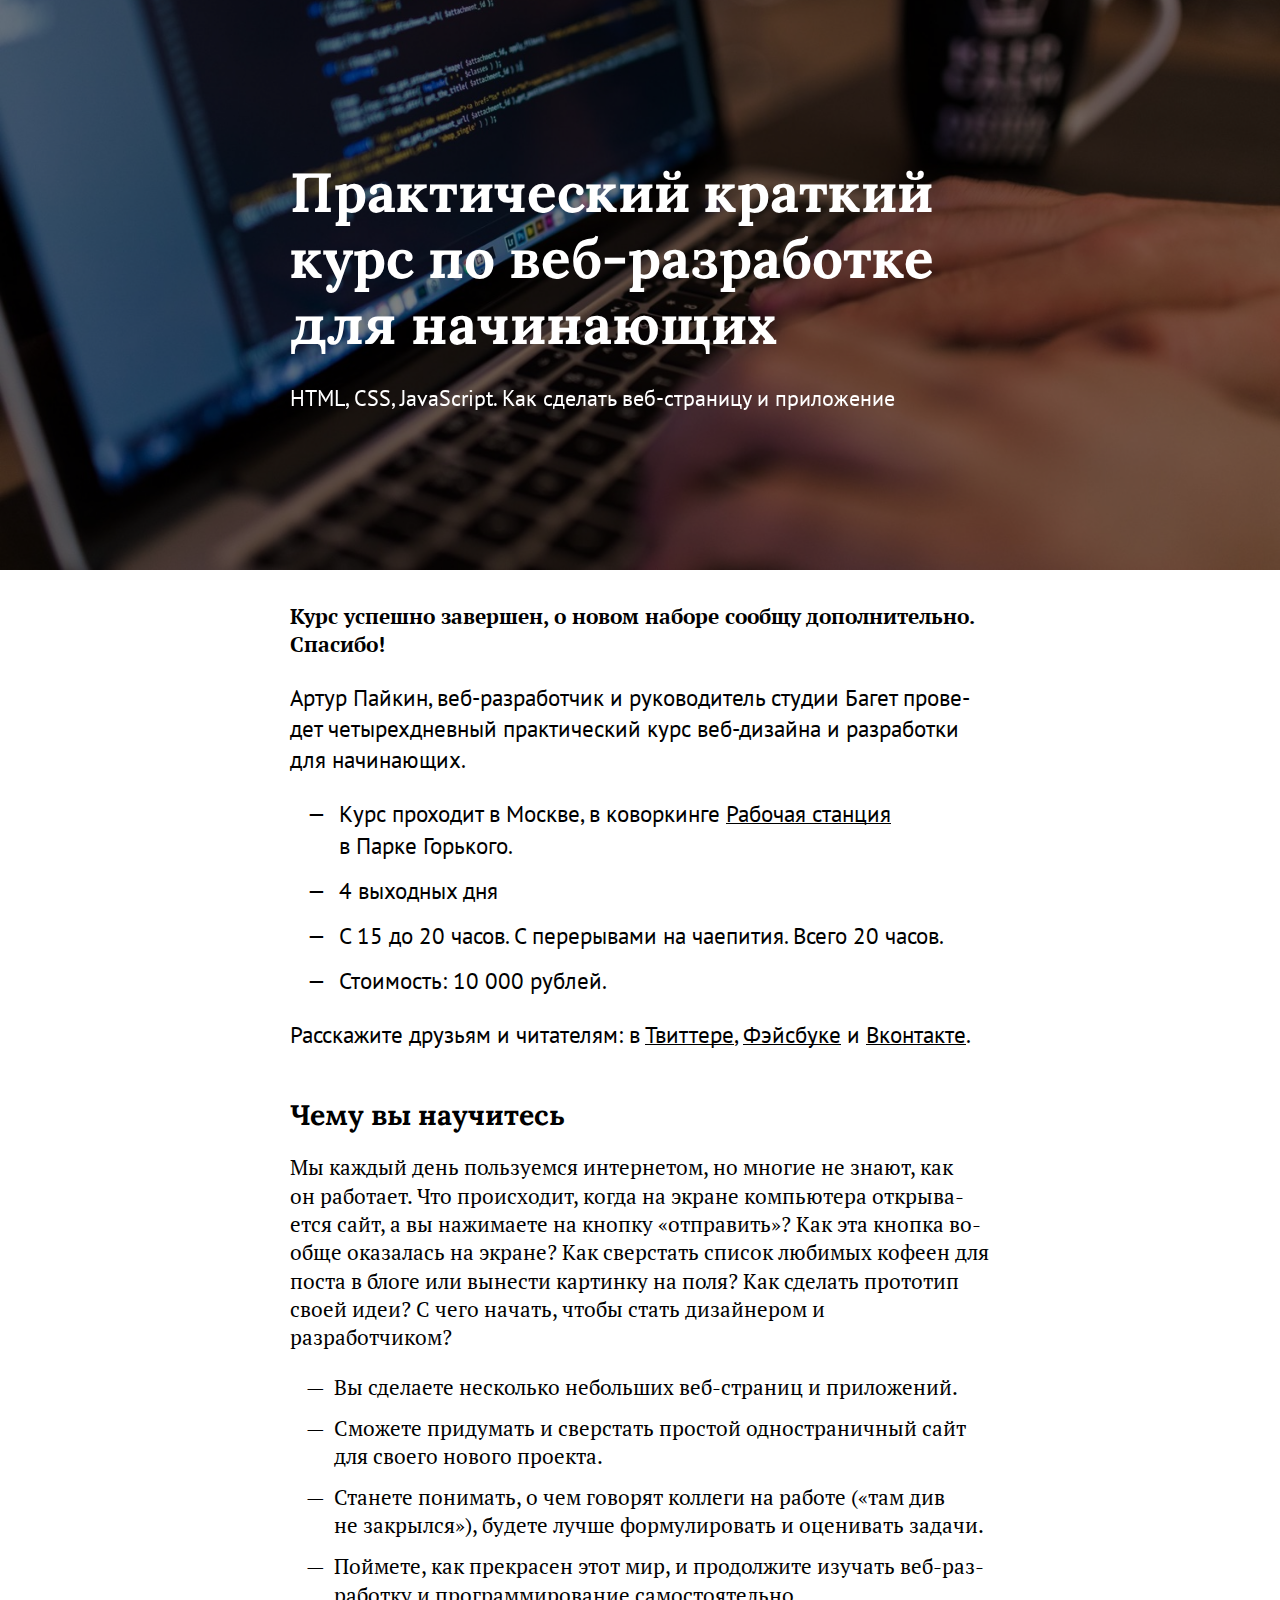
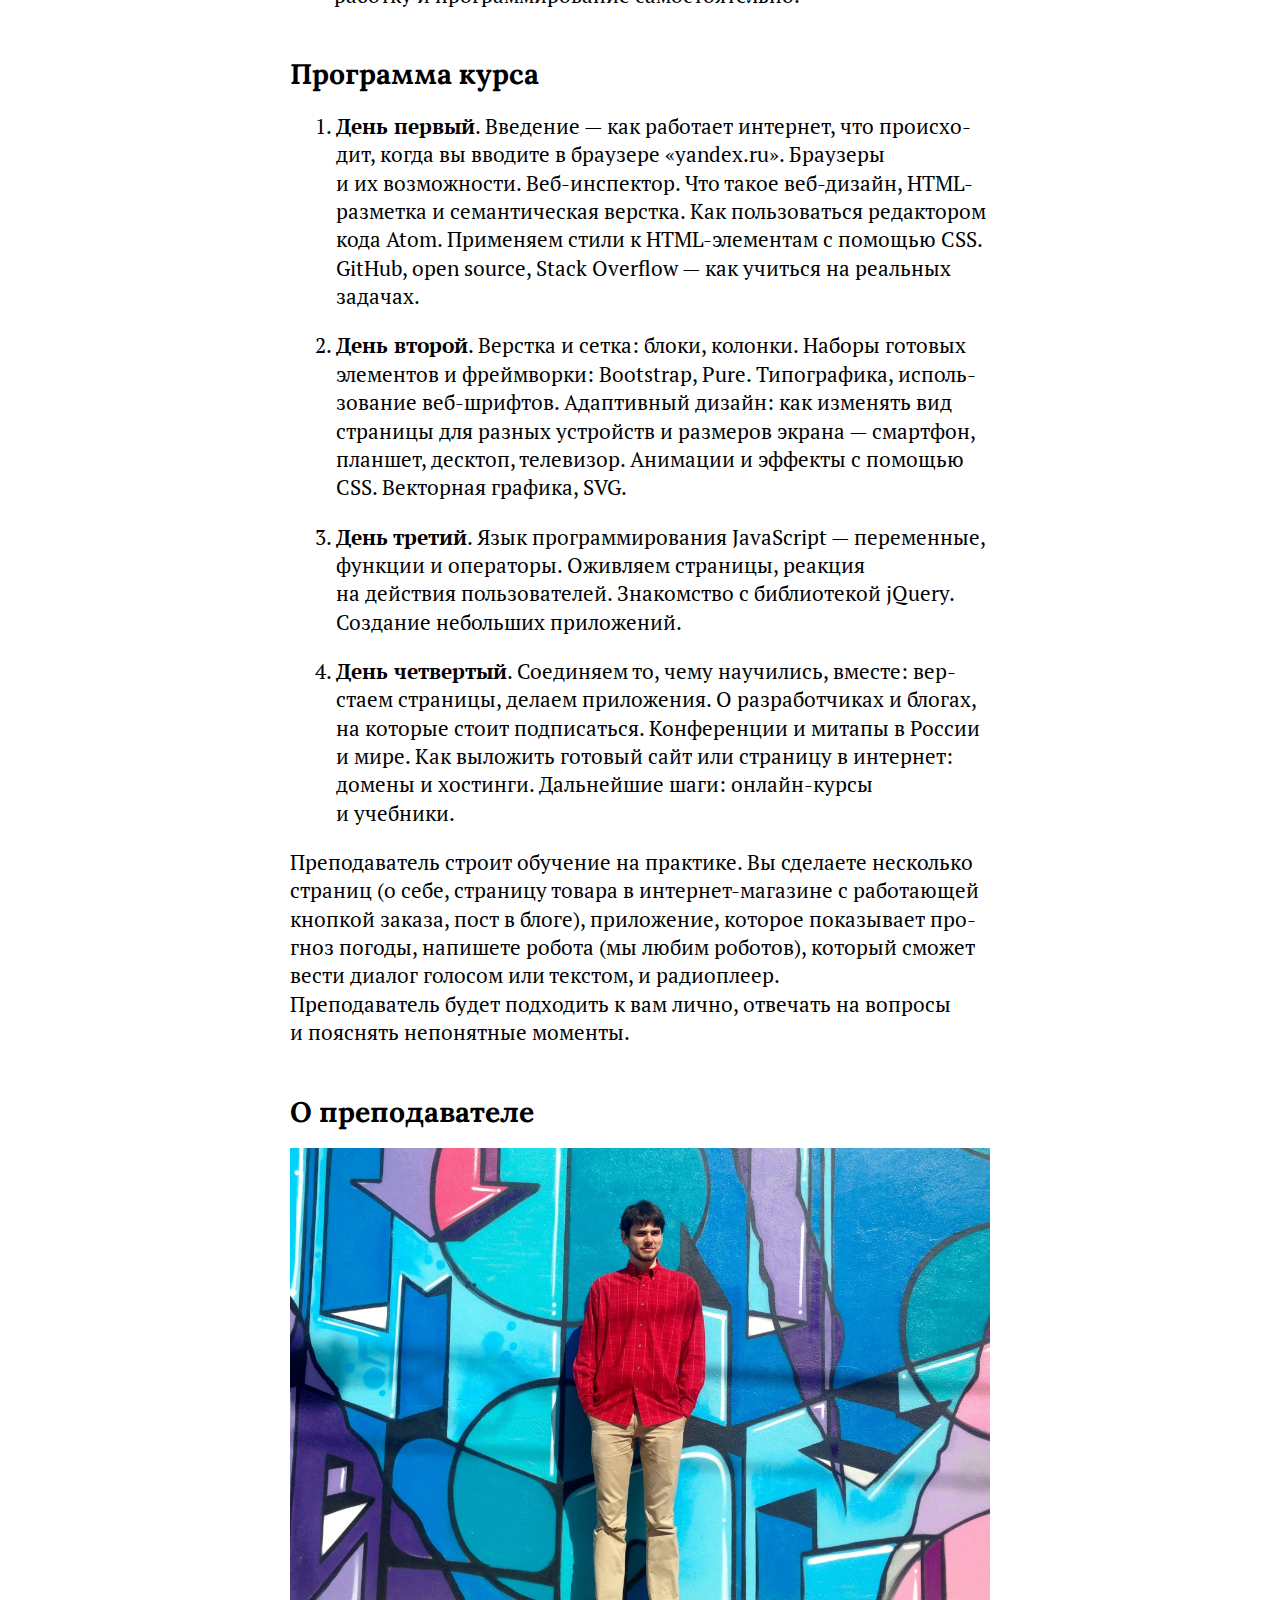
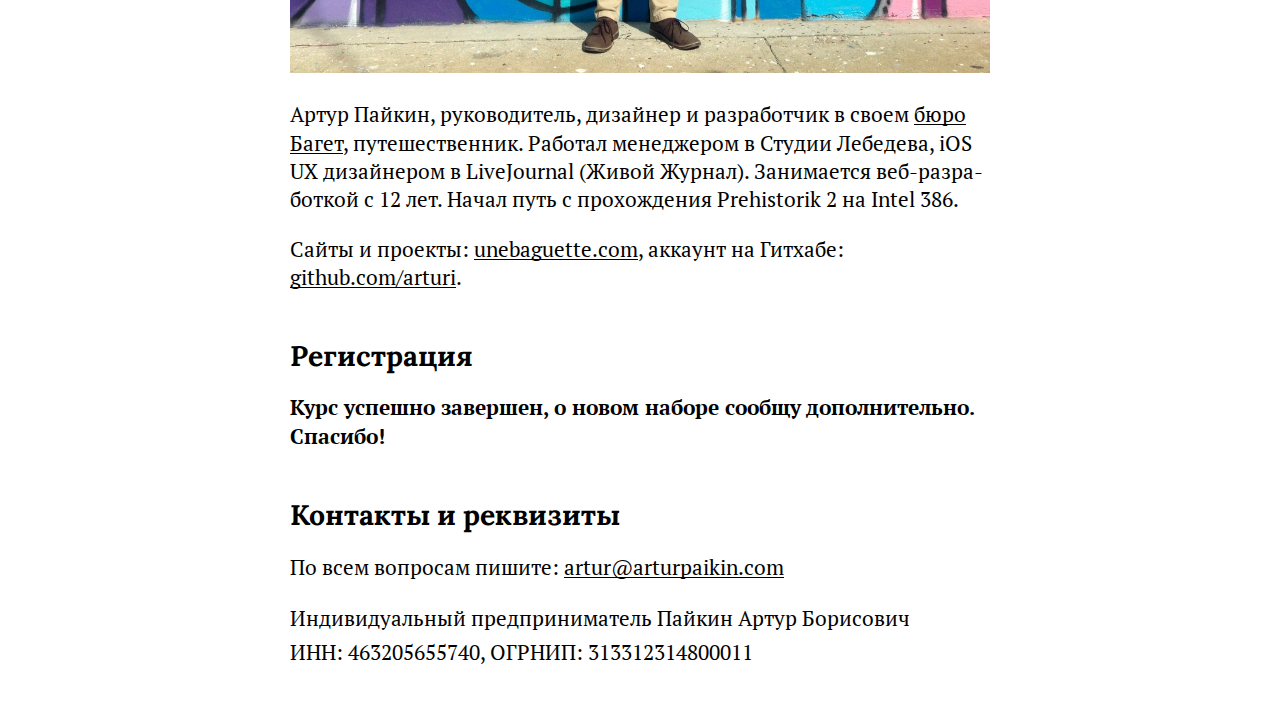
<file: web-course/index.html>
<!DOCTYPE html>
<html lang="ru">
<head>
<meta name="viewport" content="width=device-width, initial-scale=1.0">
<meta charset="utf-8">
<title>Курс веб-разработки для начинающих</title>
<meta name="twitter:card" content="summary_large_image">
<meta name="twitter:site" content="@arturi">
<meta name="twitter:creator" content="@arturi">
<meta property="og:url" content="http://unebaguette.com/web-course">
<meta property="og:title" content="Практический курс по веб-разработке для начинающих">
<meta name="twitter:title" content="Практический курс по веб-разработке для начинающих">
<meta name="description" content="HTML, CSS, JavaScript. Как сделать веб-страницу и приложение">
<meta name="twitter:description" content="HTML, CSS, JavaScript. Как сделать веб-страницу и приложение">
<meta property="og:image" content="http://i.imgur.com/SUTLt9u.jpg">
<meta name="twitter:image" content="http://i.imgur.com/SUTLt9u.jpg">
<meta property="og:type" content="website">
<link href="http://fonts.googleapis.com/css?family=Lora:700|PT+Sans:400|PT+Serif:400,700&subset=latin,cyrillic" rel="stylesheet">
<link rel="icon" type="image/png" href="webcourse.png">
<link rel="apple-touch-icon-precomposed" href="webcourse.png">
<style>
    body,
    html {
      margin: 0;
      padding: 0;
    }

  	body {
      font-family: 'PT Serif', serif;
      -webkit-font-smoothing: antialiased;
      text-rendering: optimizeLegibility;
  	}

    img {
      max-width: 100%;
    }

    a {
      text-decoration: none;
      background-image: linear-gradient(transparent 84%, currentColor 84%, currentColor 88%, transparent 88%);
    }

    .top-header {
      height: 100vh;
      min-height: 450px;
      max-height: 570px;
      background-size: cover;
      background-position: 50% 100%;
      background-image: url('laptop-code.jpg');
      position: relative;
      margin-bottom: 2em;
      -webkit-transform-style: preserve-3d;
      transform-style: preserve-3d;
    }

    .top-header:after {
      content: '';
      position: absolute;
      top: 0;
      bottom: 0;
      left: 0;
      right: 0;
      background-color: rgba(0,0,0, 0.5);
    }

    .top-header__group {
      color: #fff;
      z-index: 5;
      position: relative;
      max-width: 700px;
      margin: auto;
      padding: 0 30px;
      top: 50%;
      transform: translateY(-50%);
    }

    .top-header__title {
      font-family: Lora, 'PT Serif', Tahoma, serif;
      font-size: 30px;
      line-height: 1.2;
      font-weight: bold;
      margin-bottom: 1em;
      margin-top: 0;
    }

    .top-header__subtitle {
      font-family: 'PT Sans', sans-serif;
      font-size: 20px;
      line-height: 1.2;
      font-weight: normal;
      margin-top: 0;
    }

    ul { margin-left: 1.6em; padding: 0; }
    ol { margin-left: 2.2em; padding: 0; }

      @media (min-width: 769px) {

        .top-header__group {
          padding: 0;
        }

        .top-header__title {
          font-size: 55px;
          margin-bottom: 0.5em;
        }

        .top-header__subtitle {
          font-size: 22px;
        }
      }

  	article {
  		max-width: 700px;
      padding: 0 15px;
  		margin: 0 auto;
      margin-top: 1em;
      margin-bottom: 2em;
  		font-size: 18px;
  		line-height: 1.2;
  		word-wrap: break-word;
      hyphens: auto;
      -webkit-hyphens: auto;
  	}

      @media (min-width: 769px) {
        article {
          font-size: 21px;
      		line-height: 1.35;
        }
      }

  	h2 {
      font-family: Lora, serif;
      font-size: 1.15em;
      line-height: 1.15;
      margin-top: 1.7em;
      margin-bottom: 0.7em;
  	}

      @media (min-width: 769px) {
        h2 {
          font-size: 1.35em;
          line-height: 1.2;
        }
      }

  	a {
  		color: #000;
  	}

  	ol li {
  		margin-bottom: 1em;
  	}

    ul li {
      margin-bottom: 0.6em;
      margin-left: 0.5em;
      list-style: none;
    }

    ul li:before {
      position: absolute;
      content: '—';
      text-indent: -1.35em;
    }

  	.yandex-payment {
  		border: 1px solid #e8e8e8;
  		height: 493px;
  		width: 100%;
  		max-width: 500px;
  	}

    .form {
      margin-bottom: 1em;
    }

    .form-label {
      display: block;
      font-family: 'PT Sans', sans-serif;
      font-size: 0.85em;
      line-height: 1.45;
      margin-bottom: 0.3em;
      color: #595858;
    }

    .form-input {
      display: block;
      width: 260px;
      max-width: 100%;
      font-family: 'PT Sans', sans-serif;
      font-size: 0.7em;
      padding: 8px 12px;
      border: 1px solid #e8e8e8;
      margin-bottom: 1.5em;
      border-radius: 0;
      -webkit-appearance: none;
    }

    .form-btn {
      background: none;
      border: 0;
      font-family: 'PT Sans', sans-serif;
      font-size: 0.8em;
      border: 1px solid #e8e8e8;
      padding: 8px 12px;
      cursor: pointer;
    }

      .form-btn:hover {
        background-color: #e8e8e8;
      }

  	address {
  		font-style: normal;
  		line-height: 1.6;
  	}

    .lead {
      font-family: 'PT Sans', sans-serif;
      font-size: 1.1em;
    }

    .signup-block {
      margin-top: 2.5em;
      margin-bottom: 0.7em;
      text-align: center;
      font-size: 16px;
    }

    .signup-btn {
      max-width: 250px;
      margin: 2.5em auto;
      background: none;
      color: black;
      padding-top: 15px;
      padding-bottom: 12px;
      padding-left: 5px;
      padding-right: 5px;
      display: block;
      font-size: 17px;
      line-height: 1;
      text-align: center;
      text-transform: uppercase;
      letter-spacing: 2px;
      /*font-weight: bold;*/
      border: 2px solid black;
    }

    .testimonials {
      max-width: 550px;
      /*margin: auto;*/
    }

    .testimonials-text {
      font-size: 0.9em;
      line-height: 1.25;
      margin-bottom: 0.5em;
    }

    .testimonials-author {
      font-size: 16px;
      line-height: 1.2;
      color: #838383;
      margin-bottom: 2em;
      margin-left: 0;
      position: relative;
      padding-left: 20px;
    }

    .testimonials-author:before {
      content: '—';
      position: absolute;
      left: 0;
    }
  </style>
</head>

<body>

<header class="top-header">
  <hgroup class="top-header__group">
    <h1 class="top-header__title">Практический краткий курс по веб-разработке для начинающих</h1>
    <h2 class="top-header__subtitle">HTML, CSS, JavaScript. Как сделать веб-страницу и приложение</h2>
  </hgroup>
</header>

<article>
  <strong>Курс успешно завершен, о новом наборе сообщу дополнительно. Спасибо!</strong>

  <div class="lead">
    <p>Артур Пайкин, веб-разработчик и руководитель студии Багет проведет четырехдневный практический курс веб-дизайна и разработки для начинающих.
  </p>
    <ul>
      <li>Курс проходит в Москве, в коворкинге <a href="http://coworkstation.ru">Рабочая станция</a> в Парке Горького.</li>
      <li>4 выходных дня</li>
      <li>С 15 до 20 часов. С перерывами на чаепития. Всего 20 часов.</li>
      <li>Стоимость: 10 000 рублей.</li>
    </ul>

    <!--a class="signup-btn" href="#register">Записаться на курс</a-->

    <p>Расскажите друзьям и читателям: в
      <a href="https://twitter.com/share?text=Практический%20курс%20по%20веб-разработке%20для%20начинающих&amp;url=http://unebaguette.com/web-course/" onclick="window.open(this.href, 'twitter-share', 'width=550,height=235');return false;">Твиттере</a>,
      <a href="https://www.facebook.com/sharer/sharer.php?u=http://unebaguette.com/web-course/" onclick="window.open(this.href, 'facebook-share','width=580,height=296');return false;">Фэйсбуке</a> и
      <a href="https://vk.com/share.php?url=http://unebaguette.com/web-course/" onclick="window.open(this.href, 'vk-share','width=580,height=296');return false;">Вконтакте</a>.
    </p>
  </div>

  <h2 id="why">Чему вы научитесь</h2>
  <p>Мы каждый день пользуемся интернетом, но многие не знают, как он работает.
  Что происходит, когда на экране компьютера открывается сайт, а вы нажимаете на кнопку «отправить»?
  Как эта кнопка вообще оказалась на экране? Как сверстать список любимых кофеен для поста в блоге или вынести картинку на поля?
  Как сделать прототип своей идеи? С чего начать, чтобы стать дизайнером и разработчиком?</p>

  <ul>
    <li>Вы сделаете несколько небольших веб-страниц и приложений.</li>
    <li>Сможете придумать и сверстать простой одностраничный сайт для своего нового проекта.</li>
    <li>Станете понимать, о чем говорят коллеги на работе («там див не закрылся»), будете лучше формулировать и оценивать задачи.</li>
    <li>Поймете, как прекрасен этот мир, и продолжите изучать веб-разработку и программирование самостоятельно.</li>
  </ul>

  <h2 id="schedule">Программа курса</h2>
  <ol>
    <li><strong>День первый</strong>. Введение — как работает интернет, что происходит, когда вы вводите в браузере «yandex.ru». Браузеры и их возможности. Веб-инспектор. Что такое веб-дизайн, HTML-разметка и семантическая верстка. Как пользоваться редактором кода Atom. Применяем стили к HTML-элементам с помощью CSS. GitHub, open source, Stack Overflow — как учиться на реальных задачах.</li>
    <li><strong>День второй</strong>. Верстка и сетка: блоки, колонки. Наборы готовых элементов и фреймворки: Bootstrap, Pure. Типографика, использование веб-шрифтов. Адаптивный дизайн: как изменять вид страницы для разных устройств и размеров экрана — смартфон, планшет, десктоп, телевизор. Анимации и эффекты с помощью CSS. Векторная графика, SVG.</li>
    <li><strong>День третий</strong>. Язык программирования JavaScript — переменные, функции и операторы. Оживляем страницы, реакция на действия пользователей. Знакомство с библиотекой jQuery. Создание небольших приложений.</li>
    <li><strong>День четвертый</strong>. Соединяем то, чему научились, вместе: верстаем страницы, делаем приложения. О разработчиках и блогах, на которые стоит подписаться. Конференции и митапы в России и мире. Как выложить готовый сайт или страницу в интернет: домены и хостинги. Дальнейшие шаги: онлайн-курсы и учебники.</li>
  </ol>

  <p>Преподаватель строит обучение на практике.
  Вы сделаете несколько страниц (о себе, страницу товара в интернет-магазине с работающей кнопкой заказа, пост в блоге),
  приложение, которое показывает прогноз погоды, напишете робота (мы любим роботов),
  который сможет вести диалог голосом или текстом, и радиоплеер.
  Преподаватель будет подходить к вам лично, отвечать на вопросы и пояснять непонятные моменты.</p>

  <h2 id="teacher">О преподавателе</h2>
  <img src="IMG_3544.jpg">
  <p>Артур Пайкин, руководитель, дизайнер и разработчик в своем <a href="http://unebaguette.com">бюро Багет</a>, путешественник.
  Работал менеджером в Студии Лебедева, iOS UX дизайнером в LiveJournal (Живой Журнал).
  Занимается веб-разработкой с 12 лет. Начал путь с прохождения Prehistorik 2 на Intel 386.</p>
  <p>Сайты и проекты: <a href="http://unebaguette.com">unebaguette.com</a>, аккаунт на Гитхабе: <a href="http://github.com/arturi">github.com/arturi</a>.
  </p>

  <!-- <h2 id="testimonials">Отзывы</h2>
  <dl class="testimonials">
    <dt class="testimonials-text">«Мои сайты делал отличный разработчик — Артур.<br> Я искренне могу его рекомендовать».</dt>
    <dd class="testimonials-author">Михаил Иванов, основатель издательства<br> «Манн, Иванов и Фербер» и Smart Reading</dd>
    <dt class="testimonials-text">«Время от времени я донимаю Артура вопросами о том, как работает база данных, чем джава отличается от жабы, и всём таком.
      Артур всегда с удовольствием, подробно и понятно рассказывал мне об этом. Теперь и вы сможете всё это послушать».</dt>
    <dd class="testimonials-author">Сергей Король, независимый редактор</dd>
    <dt class="testimonials-text">«С головой, упорством и тщательностью Артура научить программировать можно даже ежа. Налетай)».</dt>
    <dd class="testimonials-author">Наталья Касьянова, режиссер-документалист</dd>
  </dl> -->

  <h2 id="register">Регистрация</h2>
  <strong>Курс успешно завершен, о новом наборе сообщу дополнительно. Спасибо!</strong>
  <!--form class="form" action="https://docs.google.com/a/arturpaikin.com/forms/d/1tg3-E7CjRiKz_7UJjdOZ5HHTCy8oqEV5J18FFWe4DjI/formResponse?embedded=true" method="POST" id="ss-form" target="_self">
    <label class="form-label" for="entry_1796852456">Имя и фамилия</label>
    <input class="form-input" type="text" name="entry.1796852456" value="" class="ss-q-short" id="entry_1796852456" dir="auto" aria-label="Имя и фамилия  " aria-required="true" placeholder="Ирина Зотова" required>
    <label class="form-label" for="entry_1709467611">Адрес e-mail</label>
    <input class="form-input" type="email" name="entry.1709467611" value="" class="ss-q-short" id="entry_1709467611" dir="auto" aria-label="Адрес e-mail  " aria-required="true" placeholder="zotova@ya.ru" required>
    <label class="form-label" for="entry_1772618281">О себе кратко, чем занимаетесь, знакомы ли с HTML/CSS/JS</label>
    <input class="form-input" type="text" name="entry.1772618281" value="" class="ss-q-short" id="entry_1772618281" dir="auto" aria-label="О себе кратко, чем занимаетесь, знакомы ли с HTML/CSS/JS" placeholder="журналист, немного умею верстать">
    <input type="hidden" name="draftResponse" value="[,,&quot;7080239550040301458&quot;]">
    <input type="hidden" name="pageHistory" value="0">
    <input type="hidden" name="fvv" value="0">
    <input type="hidden" name="fbzx" value="7080239550040301458">
    <input class="form-btn" type="submit" name="submit" value="Записаться" id="ss-submit">
  </form-->

  <!-- <iframe src="https://docs.google.com/forms/d/1tg3-E7CjRiKz_7UJjdOZ5HHTCy8oqEV5J18FFWe4DjI/viewform?embedded=true" width="100%" height="750" frameborder="0" marginheight="0" marginwidth="0">Loading...</iframe> -->

  <!--p>При оплате услуг вы принимаете условия <a href="https://docs.google.com/document/d/1UYathq2MjXbDiKdcXsTJrQblxzo8NePmLU7r3IdbAxI/edit?usp=sharing" target="_blank">оферты</a>.</p>
  <iframe class="yandex-payment" src="https://money.yandex.ru/fastpay/form/e03e22bb255f4c11876912f47171ab27"></iframe -->

  <h2>Контакты и реквизиты</h2>
  <p>По всем вопросам пишите: <a href="mailto:artur@arturpaikin.com">artur@arturpaikin.com</a></p>

  <address>
    <p>Индивидуальный предприниматель Пайкин Артур Борисович<br>
    ИНН: 463205655740, ОГРНИП: 313312314800011<br>
  </address>
</article>

<!-- Yandex.Metrika counter -->
<script>(function (d, w, c) { (w[c] = w[c] || []).push(function() { try { w.yaCounter17063677 = new Ya.Metrika({id:17063677, webvisor:true, clickmap:true, trackLinks:true, accurateTrackBounce:true}); } catch(e) { } }); var n = d.getElementsByTagName("script")[0], s = d.createElement("script"), f = function () { n.parentNode.insertBefore(s, n); }; s.type = "text/javascript"; s.async = true; s.src = (d.location.protocol == "https:" ? "https:" : "http:") + "//mc.yandex.ru/metrika/watch.js"; if (w.opera == "[object Opera]") { d.addEventListener("DOMContentLoaded", f, false); } else { f(); } })(document, window, "yandex_metrika_callbacks");</script><noscript><div><img src="//mc.yandex.ru/watch/17063677" style="position:absolute; left:-9999px;" alt="" /></div></noscript>
<!-- /Yandex.Metrika counter -->

</body>
</html>
</file>
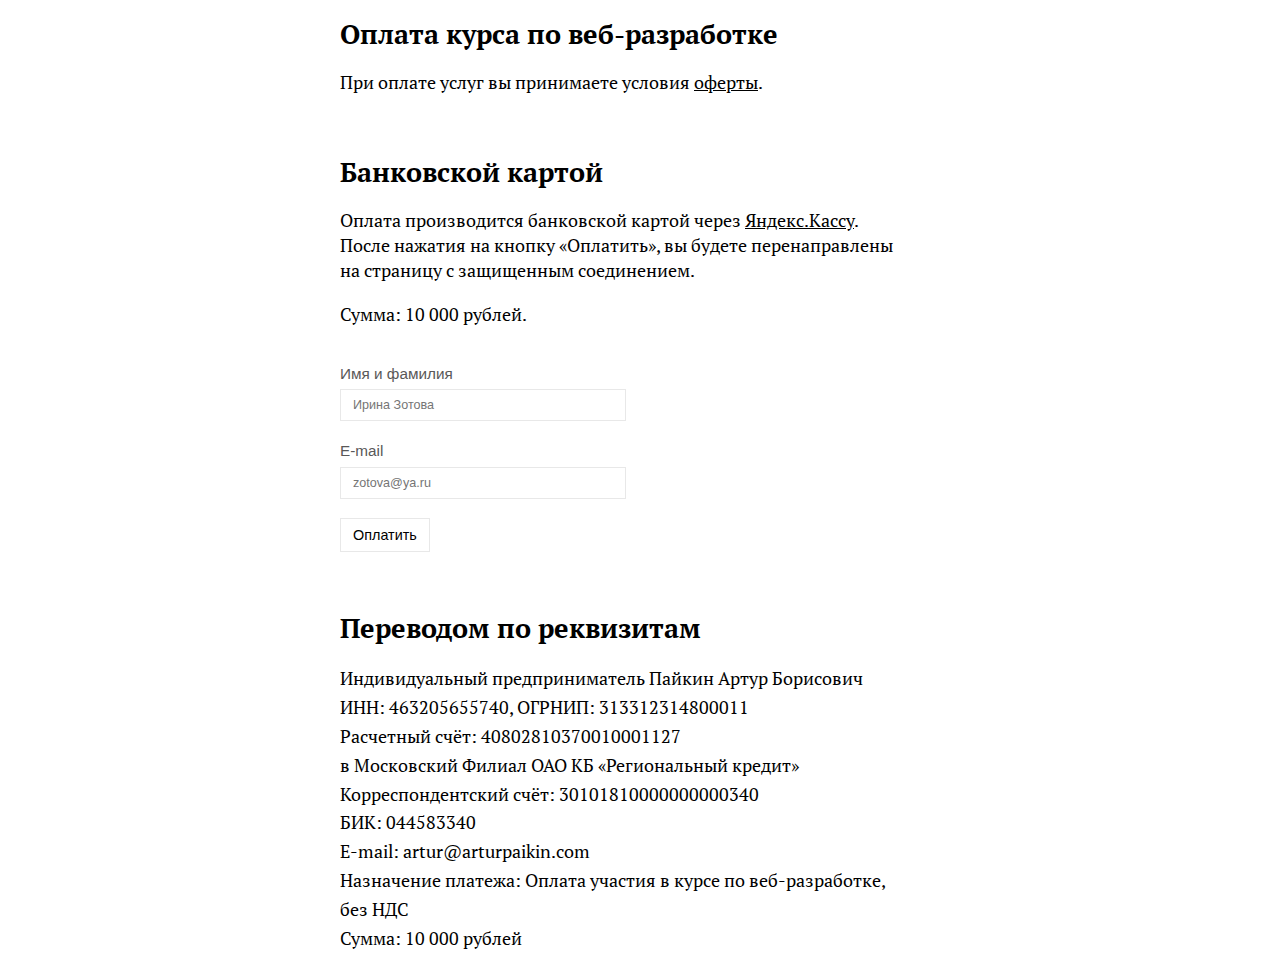
<file: web-course/pay/index.html>
<!DOCTYPE html>
<html lang="ru">
<head>
  <meta name="viewport" content="width=device-width, initial-scale=1.0">
  <meta charset="utf-8">
  <title>Оплата курса по веб-разработке</title>
  <link href="http://fonts.googleapis.com/css?family=PT+Serif:400,700,400italic&subset=latin,cyrillic" rel="stylesheet">
  <style>
  	body {
  		font-family: 'PT Serif', serif;
  	}

  	article {
  		max-width: 600px;
  		margin: 1em auto;
  		font-size: 18px;
  		line-height: 1.4;
  		word-wrap: break-word;
  	}

  	h2 {
  		margin-top: 60px;
  		margin-bottom: 20px;
  		line-height: 1.2;
  	}

  	h2:first-of-type {
  		margin-top: 0;
  	}

  	a {
  		color: #000;
  	}

  	ol li {
  		margin-bottom: 1em;
  	}

    .form {
      margin-top: 2em;
      margin-bottom: 1em;
    }

    .form-label {
      display: block;
      font-family: 'PT Sans', sans-serif;
      font-size: 0.85em;
      line-height: 1.45;
      margin-bottom: 0.3em;
      color: #595858;
    }

    .form-input {
      display: block;
      width: 260px;
      max-width: 100%;
      font-family: 'PT Sans', sans-serif;
      font-size: 0.7em;
      padding: 8px 12px;
      border: 1px solid #e8e8e8;
      margin-bottom: 1.5em;
      border-radius: 0;
      -webkit-appearance: none;
    }

    .form-btn {
      background: none;
      border: 0;
      font-family: 'PT Sans', sans-serif;
      font-size: 0.8em;
      border: 1px solid #e8e8e8;
      padding: 8px 12px;
      cursor: pointer;
    }

      .form-btn:hover {
        background-color: #e8e8e8;
      }

  	address {
  		font-style: normal;
  		line-height: 1.6;
  	}
  </style>
</head>

<body>
	<article>
			<h2>Оплата курса по веб-разработке</h2>
			<p>При оплате услуг вы принимаете условия <a href="https://docs.google.com/document/d/1UYathq2MjXbDiKdcXsTJrQblxzo8NePmLU7r3IdbAxI/edit?usp=sharing" target="_blank">оферты</a>.<br>

      <h2>Банковской картой</h2>
      <p>Оплата производится банковской картой через <a href="http://kassa.yandex.ru" target="_blank">Яндекс.Кассу</a>.<br>
        После нажатия на кнопку «Оплатить», вы будете перенаправлены на страницу с защищенным соединением.</p>
      <p>Сумма: 10 000 рублей.</p>

      <form class="form js-form" name=ShopForm method="POST" action="https://money.yandex.ru/eshop.xml">
        <label class="form-label">Имя и фамилия</label>
        <input class="form-input js-customerName" type=text name="CustName" size="43" placeholder="Ирина Зотова" required>
        <label class="form-label">E-mail</label>
        <input class="form-input js-customerEmail" type=text name="CustEMail" size="43" placeholder="zotova@ya.ru" required>

        <input type="hidden" name="scid" value="8375">
        <input type="hidden" name="ShopID" value="17026">
        <input type="hidden" class="js-customerEmailCps" name="cps_email">
        <input type="hidden" class="js-customerNumber" name="customerNumber" value="web-course-2015-10">
        <input type="hidden" name="Sum" value="10000">
        <input type="hidden" name="orderDetails" value="Оплата участия в курсе по веб-разработке, без НДС">

        <input type="hidden" name="paymentType" value="AC">
        <input type="hidden" name="shopSuccessURL" value="http://unebaguette.com/web-course">
        <input type="hidden" name="shopFailURL" value="http://unebaguette.com/web-course">

        <input class="form-btn js-formSubmit" type=submit value="Оплатить">
      </form>

      <h2>Переводом по реквизитам</h2>
			<address>
			 	Индивидуальный предприниматель Пайкин Артур Борисович<br>
			 	ИНН: 463205655740, ОГРНИП: 313312314800011<br>
			 	Расчетный счёт: 40802810370010001127<br>
			 	в Московский Филиал ОАО КБ «Региональный кредит»<br>
			 	Корреспондентский счёт: 30101810000000000340<br>
			 	БИК: 044583340<br>
			 	E-mail: artur@arturpaikin.com<br>
        Назначение платежа: Оплата участия в курсе по веб-разработке, без НДС<br>
        Сумма: 10 000 рублей
	 		</address>
    </article>

  <script>
    function ready(fn) {
      if (document.readyState != 'loading') {
        fn();
      } else {
        document.addEventListener('DOMContentLoaded', fn);
      }
    }

    function formActions() {
      var form = document.querySelectorAll('.js-form');
      var formSubmit = document.querySelectorAll('.js-formSubmit');
      var customerName = document.querySelectorAll('.js-customerName');
      var customerEmail = document.querySelectorAll('.js-customerEmail');
      var customerEmailCps = document.querySelectorAll('.js-customerEmailCps');
      var customerNumber = document.querySelectorAll('.js-customerNumber');

      formSubmit[0].addEventListener('click', function(e) {
        e.preventDefault();
        // set customerNumber from email and current timestamp
        var newCustomerNumber = customerEmail[0].value + '_' + Date.now();
        customerNumber[0].setAttribute('value', newCustomerNumber);
        // set email_cps to please Yandex
        customerEmailCps[0].setAttribute('value', customerEmail[0].value);
        form[0].submit();
        // alert(newCustomerNumber);
      });
    }

    ready(formActions);
  </script>
</body>
</html>
</file>
<file: main.css>
/*! normalize.css v3.0.2 | MIT License | git.io/normalize */html{font-family:sans-serif;-ms-text-size-adjust:100%;-webkit-text-size-adjust:100%}body{margin:0}article,aside,details,figcaption,figure,footer,header,hgroup,main,menu,nav,section,summary{display:block}audio,canvas,progress,video{display:inline-block;vertical-align:baseline}audio:not([controls]){display:none;height:0}[hidden],template{display:none}a{background-color:transparent}a:active,a:hover{outline:0}abbr[title]{border-bottom:1px dotted}b,strong{font-weight:bold}dfn{font-style:italic}h1{font-size:2em;margin:0.67em 0}mark{background:#ff0;color:#000}small{font-size:80%}sub,sup{font-size:75%;line-height:0;position:relative;vertical-align:baseline}sup{top:-0.5em}sub{bottom:-0.25em}img{border:0}svg:not(:root){overflow:hidden}figure{margin:1em 40px}hr{-webkit-box-sizing:content-box;box-sizing:content-box;height:0}pre{overflow:auto}code,kbd,pre,samp{font-family:monospace, monospace;font-size:1em}button,input,optgroup,select,textarea{color:inherit;font:inherit;margin:0}button{overflow:visible}button,select{text-transform:none}button,html input[type="button"],input[type="reset"],input[type="submit"]{-webkit-appearance:button;cursor:pointer}button[disabled],html input[disabled]{cursor:default}button::-moz-focus-inner,input::-moz-focus-inner{border:0;padding:0}input{line-height:normal}input[type="checkbox"],input[type="radio"]{-webkit-box-sizing:border-box;box-sizing:border-box;padding:0}input[type="number"]::-webkit-inner-spin-button,input[type="number"]::-webkit-outer-spin-button{height:auto}input[type="search"]{-webkit-appearance:textfield;-webkit-box-sizing:content-box;box-sizing:content-box}input[type="search"]::-webkit-search-cancel-button,input[type="search"]::-webkit-search-decoration{-webkit-appearance:none}fieldset{border:1px solid #c0c0c0;margin:0 2px;padding:0.35em 0.625em 0.75em}legend{border:0;padding:0}textarea{overflow:auto}optgroup{font-weight:bold}table{border-collapse:collapse;border-spacing:0}td,th{padding:0}html{-webkit-box-sizing:border-box;box-sizing:border-box}*,*:before,*:after{-webkit-box-sizing:inherit;box-sizing:inherit}img{max-width:100%;height:auto}p,ul,ol,h1,h2,h3,h4,h5,h6{margin:0;padding:0}ul{list-style:none}body{font-family:serif;color:rgba(0,0,0,0.8);background-color:#fff;-webkit-text-size-adjust:100%;text-rendering:optimizeLegibility}.wf-active body{font-family:Merriweather,serif}a{color:rgba(0,0,0,0.8);text-decoration:none}.page{max-width:800px;margin:auto;padding:0 15px}@media only screen and (min-width: 769px){.page{padding:0}}.mainHeader{margin-top:50px;margin-bottom:35px;font-family:serif}@media only screen and (min-width: 769px){.mainHeader{margin-top:80px;margin-bottom:50px}}.mainHeader-title{font-family:serif;font-size:55px;line-height:1.2;font-weight:700;color:#FF662E;position:relative;margin-bottom:15px;letter-spacing:0}@media only screen and (min-width: 769px){.mainHeader-title{font-size:80px;margin-bottom:20px}}.wf-active .mainHeader-title{font-family:Merriweather,serif;letter-spacing:0}.mainHeader-title a{color:#FF662E;text-decoration:none}.mainHeader-title:before{content:'';width:100px;height:6px;background-color:#FF662E;position:absolute;top:-20px;left:0}.mainHeader-subtitle{font-family:serif;font-size:19px;line-height:1.2;font-weight:400;letter-spacing:0}@media only screen and (min-width: 769px){.mainHeader-subtitle{font-size:22px}}.wf-active .mainHeader-subtitle{font-family:Merriweather,serif;letter-spacing:0}.sectionAbout{font-size:17px;line-height:1.5;font-weight:300;margin-bottom:30px}@media only screen and (min-width: 769px){.sectionAbout{font-size:19px;line-height:1.6;margin-bottom:50px}}.sectionAbout p{margin-bottom:15px}.sectionAbout a{text-decoration:underline}.projectItem{margin-bottom:80px}@media only screen and (min-width: 769px){.projectItem{margin-bottom:120px}}.projectItem-thumb{border:1px solid rgba(153,153,153,0.2);margin-bottom:15px}.projectItem-title{font-size:17px;line-height:1.2;margin-bottom:6px;letter-spacing:0}@media only screen and (min-width: 769px){.projectItem-title{font-size:19px}}.projectItem-ref{font-family:sans-serif;font-size:11px;font-weight:400;color:#999;text-transform:uppercase;letter-spacing:1px}.projectItem-ref a{color:#999}.wf-active .projectItem-ref{font-family:"Open Sans",sans-serif}.projectItem-desc{font-size:15px;line-height:1.4;font-weight:300;margin-top:15px;margin-bottom:15px}@media only screen and (min-width: 769px){.projectItem-desc{font-size:17px;line-height:1.6}}.projectItem-credits{font-family:sans-serif;font-size:11px;line-height:1.7;font-weight:normal;color:#999;text-transform:uppercase;letter-spacing:1px;margin-bottom:15px}.wf-active .projectItem-credits{font-family:"Open Sans",sans-serif}.projectItem-credits li{display:block}@media only screen and (min-width: 769px){.projectItem-credits li{display:inline}.projectItem-credits li:not(:last-child):after{content:'; '}}.projectItem-more{font-size:13px;letter-spacing:2px;text-transform:uppercase}
</file>
